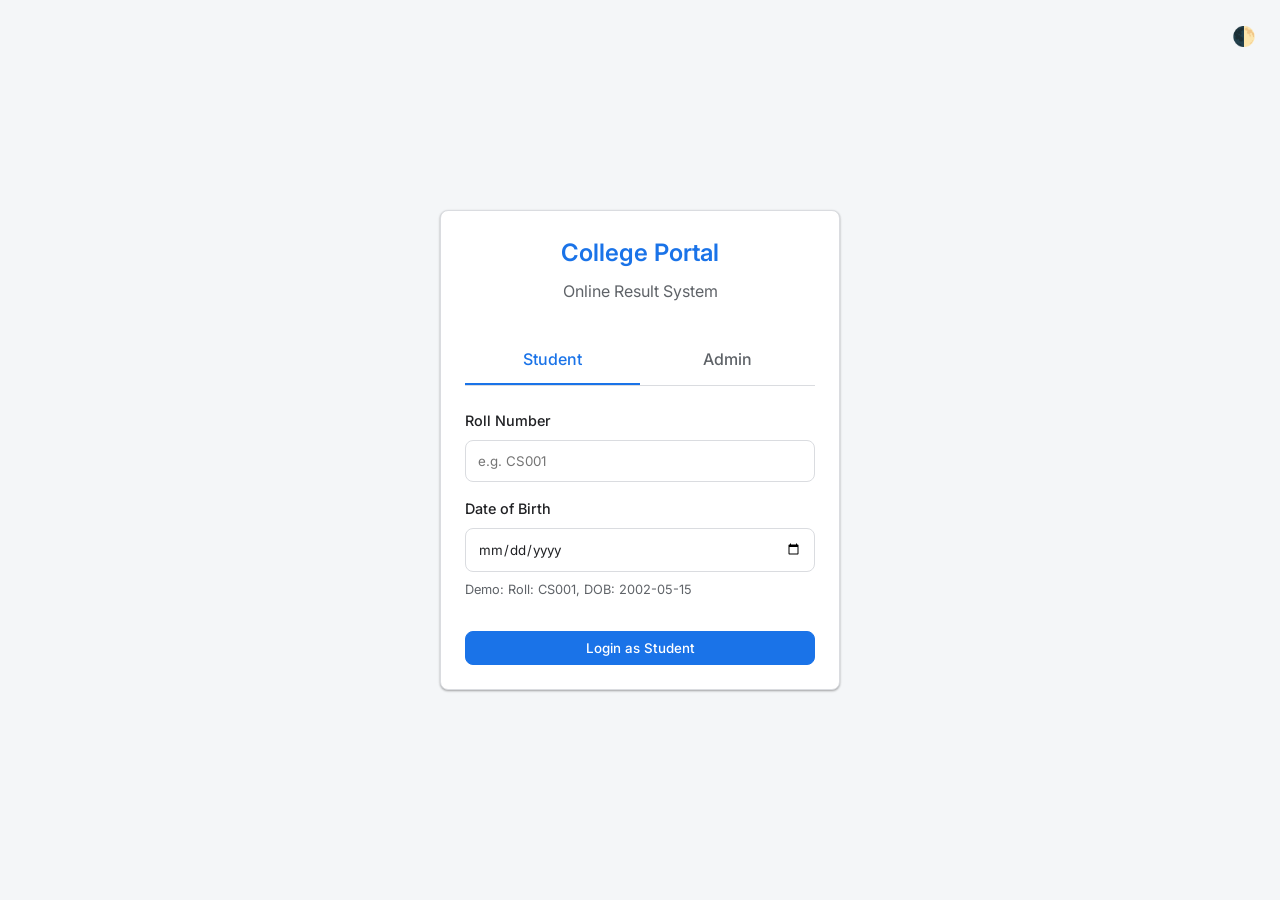
<file: index.html>
<!DOCTYPE html>
<html lang="en">
<head>
    <meta charset="UTF-8">
    <meta name="viewport" content="width=device-width, initial-scale=1.0">
    <title>Online Result System</title>
    <style>
        @import url('https://fonts.googleapis.com/css2?family=Inter:wght@300;400;500;600;700&display=swap');

        :root {
            --primary: #1a73e8;
            --primary-hover: #1557b0;
            --bg: #f4f6f8;
            --surface: #ffffff;
            --text-main: #202124;
            --text-muted: #5f6368;
            --border: #dadce0;
            --success-bg: #e6f4ea;
            --success-text: #1e8e3e;
            --error-bg: #fce8e6;
            --error-text: #d93025;
            --shadow-sm: 0 1px 3px rgba(0,0,0,0.12), 0 1px 2px rgba(0,0,0,0.24);
            --shadow-md: 0 4px 6px rgba(0,0,0,0.1);
            --radius: 8px;
            --font: 'Inter', sans-serif;
            --transition: all 0.3s ease;
            --sidebar-width: 250px;
        }

        [data-theme="dark"] {
            --bg: #121212;
            --surface: #1e1e1e;
            --text-main: #e8eaed;
            --text-muted: #9aa0a6;
            --border: #3c4043;
            --success-bg: rgba(30, 142, 62, 0.2);
            --success-text: #81c995;
            --error-bg: rgba(217, 48, 37, 0.2);
            --error-text: #f28b82;
            --shadow-sm: 0 1px 3px rgba(0,0,0,0.5);
            --shadow-md: 0 4px 6px rgba(0,0,0,0.5);
        }

        * { margin: 0; padding: 0; box-sizing: border-box; }
        body { font-family: var(--font); background-color: var(--bg); color: var(--text-main); line-height: 1.5; transition: background-color 0.3s, color 0.3s; }
        button { cursor: pointer; font-family: var(--font); outline: none; border: none; }
        input, select { font-family: var(--font); outline: none; }

        /* Typography */
        h1, h2, h3, h4 { color: var(--text-main); margin-bottom: 0.5rem; font-weight: 600; }
        p { margin-bottom: 1rem; color: var(--text-muted); }

        /* Utilities */
        .hidden { display: none !important; }
        .text-center { text-align: center; }
        .flex { display: flex; }
        .items-center { align-items: center; }
        .justify-between { justify-content: space-between; }
        .justify-center { justify-content: center; }
        .grid { display: grid; }
        .gap-1 { gap: 0.5rem; }
        .gap-2 { gap: 1rem; }
        .gap-4 { gap: 2rem; }

        /* Buttons */
        .btn { padding: 0.5rem 1rem; border-radius: var(--radius); font-weight: 500; transition: var(--transition); display: inline-flex; align-items: center; justify-content: center; background: var(--surface); color: var(--text-main); border: 1px solid var(--border); }
        .btn:hover { background: var(--bg); }
        .btn-primary { background: var(--primary); color: white; border-color: var(--primary); }
        .btn-primary:hover { background: var(--primary-hover); color: white; }
        .btn-icon { background: transparent; border: none; font-size: 1.2rem; display: flex; align-items: center; justify-content: center; border-radius: 50%; width: 40px; height: 40px; }
        .btn-icon:hover { background: rgba(128, 128, 128, 0.1); }

        /* Inputs & Forms */
        .form-group { margin-bottom: 1rem; }
        .form-group label { display: block; margin-bottom: 0.5rem; font-weight: 500; font-size: 0.9rem; }
        .form-control { width: 100%; padding: 0.75rem; border: 1px solid var(--border); border-radius: var(--radius); background: var(--surface); color: var(--text-main); transition: var(--transition); }
        .form-control:focus { border-color: var(--primary); box-shadow: 0 0 0 3px rgba(26, 115, 232, 0.2); }

        /* Cards */
        .card { background: var(--surface); border-radius: var(--radius); padding: 1.5rem; box-shadow: var(--shadow-sm); border: 1px solid var(--border); }
        
        /* Tables */
        .table-responsive { overflow-x: auto; width: 100%; }
        table { width: 100%; border-collapse: collapse; margin-top: 1rem; }
        th, td { padding: 0.75rem 1rem; text-align: left; border-bottom: 1px solid var(--border); }
        th { font-weight: 600; color: var(--text-muted); background: var(--bg); font-size: 0.85rem; text-transform: uppercase; letter-spacing: 0.5px; }
        tr:hover { background: rgba(128, 128, 128, 0.05); }

        /* Badges */
        .badge { padding: 0.25rem 0.5rem; border-radius: 4px; font-size: 0.75rem; font-weight: 600; display: inline-block; }
        .badge-success { background: var(--success-bg); color: var(--success-text); }
        .badge-error { background: var(--error-bg); color: var(--error-text); }
        .badge-primary { background: rgba(26, 115, 232, 0.1); color: var(--primary); }

        /* --- Views --- */
        
        /* Login Page */
        #login-view { min-height: 100vh; display: flex; align-items: center; justify-content: center; padding: 1rem; position: relative; }
        .login-card { max-width: 400px; width: 100%; }
        .login-tabs { display: flex; border-bottom: 1px solid var(--border); margin-bottom: 1.5rem; }
        .login-tab { flex: 1; text-align: center; padding: 0.75rem; cursor: pointer; font-weight: 500; color: var(--text-muted); transition: var(--transition); border-bottom: 2px solid transparent; }
        .login-tab.active { color: var(--primary); border-bottom-color: var(--primary); }

        /* Dark Mode Toggle Float */
        .theme-toggle-float { position: absolute; top: 1rem; right: 1rem; }

        /* Dashboard Layout */
        .dashboard-layout { display: flex; min-height: 100vh; }
        .sidebar { width: var(--sidebar-width); background: var(--surface); border-right: 1px solid var(--border); display: flex; flex-direction: column; transition: transform 0.3s ease; z-index: 40; }
        .sidebar-header { padding: 1.5rem; border-bottom: 1px solid var(--border); font-weight: 700; font-size: 1.2rem; color: var(--primary); display: flex; align-items: center; gap: 0.75rem; }
        .sidebar-nav { flex: 1; padding: 1rem 0; }
        .nav-item { padding: 0.75rem 1.5rem; display: flex; align-items: center; gap: 0.75rem; color: var(--text-main); text-decoration: none; font-weight: 500; cursor: pointer; transition: var(--transition); border-left: 3px solid transparent; }
        .nav-item:hover, .nav-item.active { background: rgba(26, 115, 232, 0.05); color: var(--primary); border-left-color: var(--primary); }
        .main-content { flex: 1; display: flex; flex-direction: column; overflow: hidden; }
        .topbar { background: var(--surface); border-bottom: 1px solid var(--border); padding: 1rem 1.5rem; display: flex; justify-content: space-between; align-items: center; z-index: 30; }
        .content-area { padding: 1.5rem; flex: 1; overflow-y: auto; }
        
        /* Hamburger menu */
        .menu-toggle { display: none; }
        @media (max-width: 768px) {
            .sidebar { position: fixed; height: 100vh; transform: translateX(-100%); }
            .sidebar.open { transform: translateX(0); }
            .menu-toggle { display: block; }
        }

        /* Overview Grid */
        .stat-grid { display: grid; grid-template-columns: repeat(auto-fit, minmax(200px, 1fr)); gap: 1.5rem; margin-bottom: 2rem; }
        .stat-card { border-left: 4px solid var(--primary); }
        .stat-value { font-size: 2rem; font-weight: 700; color: var(--text-main); line-height: 1; margin-top: 0.5rem; }

        /* Loader */
        #loader { position: fixed; inset: 0; background: rgba(0, 0, 0, 0.5); backdrop-filter: blur(2px); display: flex; align-items: center; justify-content: center; z-index: 9999; }
        .spinner { width: 50px; height: 50px; border: 4px solid rgba(255, 255, 255, 0.3); border-radius: 50%; border-top-color: var(--primary); animation: spin 1s ease-in-out infinite; }
        @keyframes spin { to { transform: rotate(360deg); } }

        /* Toast */
        #toast-container { position: fixed; bottom: 20px; right: 20px; z-index: 9999; display: flex; flex-direction: column; gap: 10px; }
        .toast { padding: 1rem 1.5rem; border-radius: var(--radius); color: white; box-shadow: var(--shadow-md); font-weight: 500; animation: slideIn 0.3s forwards; opacity: 0; transform: translateX(100%); display: flex; align-items: center; gap: 0.5rem; }
        .toast.success { background-color: var(--success-text); }
        .toast.error { background-color: var(--error-text); }
        @keyframes slideIn { to { opacity: 1; transform: translateX(0); } }
        @keyframes fadeOut { to { opacity: 0; } }

        /* Print Layout */
        @media print {
            body { background: white; color: black; }
            .no-print { display: none !important; }
            .print-only { display: block !important; }
            .card { box-shadow: none; border: none; padding: 0; }
            table { border: 1px solid #000; }
            th, td { border: 1px solid #000; color: #000 !important; }
            .badge { border: 1px solid #000; color: #000 !important; background: transparent !important; }
            @page { margin: 2cm; }
        }
        .print-only { display: none; }
        
        .print-header { text-align: center; border-bottom: 2px solid #000; padding-bottom: 1rem; margin-bottom: 2rem; }
        .print-header h1 { color: #000; font-size: 24px; text-transform: uppercase; }
        .student-details-grid { display: grid; grid-template-columns: 1fr 1fr; gap: 1rem; margin-bottom: 2rem; border: 1px solid #000; padding: 1.5rem; }
        .student-details-grid div { font-size: 14px; }
        .student-details-grid b { width: 120px; display: inline-block; }
        
        /* Add Result Grid */
        .marks-grid { display: grid; grid-template-columns: 100px 100px; gap: 10px; }
    </style>
</head>
<body>

    <div id="loader" class="hidden">
        <div class="spinner"></div>
    </div>

    <!-- Custom Confirmation Modal -->
    <div id="confirm-modal" class="hidden" style="position: fixed; inset: 0; background: rgba(0,0,0,0.5); backdrop-filter: blur(2px); display: flex; align-items: center; justify-content: center; z-index: 9999;">
        <div class="card" style="max-width: 400px; width: 90%; text-align: center; background: var(--card-bg); padding: 2rem; border-radius: var(--radius);">
            <div style="font-size: 3rem; margin-bottom: 1rem;">⚠️</div>
            <h3 style="margin-bottom: 1rem;">Confirm Removal</h3>
            <p id="confirm-modal-text" style="margin-bottom: 2rem; color: var(--text-muted);"></p>
            <div class="flex gap-1 justify-center">
                <button id="confirm-modal-cancel" class="btn" style="background: var(--bg);">Cancel</button>
                <button id="confirm-modal-ok" class="btn" style="background: var(--error-text); color: white;">Yes, Remove</button>
            </div>
        </div>
    </div>

    <!-- Toast Container -->
    <div id="toast-container"></div>

    <!-- VIEW: LOGIN -->
    <section id="login-view">
        <button class="btn-icon theme-toggle-float theme-toggle" title="Toggle Theme" aria-label="Toggle Theme">🌓</button>
        
        <div class="card login-card">
            <div class="text-center" style="margin-bottom: 2rem;">
                <h2 style="color: var(--primary);">College Portal</h2>
                <p>Online Result System</p>
            </div>

            <div class="login-tabs">
                <div class="login-tab active" data-target="student-login">Student</div>
                <div class="login-tab" data-target="admin-login">Admin</div>
            </div>

            <!-- Student Login Form -->
            <form id="student-login" class="login-form">
                <div class="form-group">
                    <label>Roll Number</label>
                    <input type="text" class="form-control" id="login-roll" placeholder="e.g. CS001" required>
                </div>
                <div class="form-group">
                    <label>Date of Birth</label>
                    <input type="date" class="form-control" id="login-dob" required>
                </div>
                <!-- Demo help text -->
                <p style="font-size: 0.8rem; margin-top:-0.5rem">Demo: Roll: CS001, DOB: 2002-05-15</p>
                <button type="submit" class="btn btn-primary" style="width: 100%; justify-content: center; margin-top: 1rem;">Login as Student</button>
            </form>

            <!-- Admin Login Form -->
            <form id="admin-login" class="login-form hidden">
                <div class="form-group">
                    <label>Username</label>
                    <input type="text" class="form-control" id="login-admin-user" placeholder="Enter username" required>
                </div>
                <div class="form-group">
                    <label>Password</label>
                    <input type="password" class="form-control" id="login-admin-pass" placeholder="Enter password" required>
                </div>
                <!-- Demo help text -->
                <p style="font-size: 0.8rem; margin-top:-0.5rem">Demo: admin / admin123</p>
                <button type="submit" class="btn btn-primary" style="width: 100%; justify-content: center; margin-top: 1rem;">Login as Admin</button>
            </form>
        </div>
    </section>

    <!-- VIEW: STUDENT DASHBOARD -->
    <section id="student-view" class="hidden dashboard-layout">
        <div class="main-content">
            <div class="topbar">
                <div class="flex items-center gap-2">
                    <h2 style="margin:0; color: var(--primary);">Student Portal</h2>
                </div>
                <div class="flex items-center gap-2">
                    <button class="btn-icon theme-toggle" title="Toggle Theme">🌓</button>
                    <button class="btn logout-btn">Logout</button>
                </div>
            </div>
            <div class="content-area">
                <div class="flex justify-between items-center" style="margin-bottom: 1.5rem;">
                    <h3>My Dashboard</h3>
                    <div class="flex gap-1">
                        <button class="btn" style="background: linear-gradient(45deg, #1a73e8, #9b51e0); color: white; border: none;" onclick="fetchStudentAIInsights()">AI Analysis</button>
                        <button class="btn btn-primary" onclick="printResult()">Print Result</button>
                    </div>
                </div>

                <div id="student-ai-container" class="card hidden" style="margin-bottom: 2rem; border: 2px solid #9b51e0; background: linear-gradient(to right, rgba(155, 81, 224, 0.05), transparent);">
                    <h4 style="color: #9b51e0; margin-bottom: 1rem; display: flex; align-items: center; gap: 0.5rem;">AI Performance Analysis</h4>
                    <div id="student-ai-content" style="white-space: pre-wrap; font-size: 0.95rem; line-height: 1.6;"></div>
                </div>

                <div class="grid gap-2" style="grid-template-columns: repeat(auto-fit, minmax(300px, 1fr)); margin-bottom: 2rem;">
                    <!-- Profile Card -->
                    <div class="card">
                        <h4 style="border-bottom: 1px solid var(--border); padding-bottom: 0.5rem; margin-bottom: 1rem;">Profile Information</h4>
                        <div class="grid gap-1" style="grid-template-columns: 120px 1fr; font-size: 0.95rem;">
                            <b style="color:var(--text-muted)">Name:</b> <span id="s-name"></span>
                            <b style="color:var(--text-muted)">Roll No:</b> <span id="s-roll"></span>
                            <b style="color:var(--text-muted)">Department:</b> <span id="s-dept"></span>
                            <b style="color:var(--text-muted)">Semester:</b> <span id="s-sem"></span>
                            <b style="color:var(--text-muted)">Year:</b> <span id="s-year"></span>
                        </div>
                    </div>

                    <!-- Summary Card -->
                    <div class="card">
                        <h4 style="border-bottom: 1px solid var(--border); padding-bottom: 0.5rem; margin-bottom: 1rem;">Result Summary</h4>
                        <div class="grid gap-1" style="grid-template-columns: 120px 1fr; font-size: 0.95rem;" id="s-summary">
                            <!-- populated by js -->
                        </div>
                    </div>
                </div>

                <div class="card">
                    <h4>Semester Marksheet</h4>
                    <div class="table-responsive">
                        <table>
                            <thead>
                                <tr>
                                    <th>Subject Code</th>
                                    <th>Subject Name</th>
                                    <th>Internal (20)</th>
                                    <th>External (80)</th>
                                    <th>Total (100)</th>
                                    <th>Grade</th>
                                    <th>Status</th>
                                </tr>
                            </thead>
                            <tbody id="s-marks-table">
                                <!-- populated by js -->
                            </tbody>
                        </table>
                    </div>
                    <div id="s-no-result" class="hidden text-center" style="padding: 2rem; color: var(--text-muted);">
                        Results have not been published yet.
                    </div>
                </div>
            </div>
        </div>
    </section>

    <!-- VIEW: ADMIN DASHBOARD -->
    <section id="admin-view" class="hidden dashboard-layout">
        <!-- Sidebar -->
        <aside class="sidebar" id="admin-sidebar">
            <div class="sidebar-header">
                <div>College Admin</div>
            </div>
            <nav class="sidebar-nav">
                <div class="nav-item active" data-panel="admin-panel-dashboard">Dashboard</div>
                <div class="nav-item" data-panel="admin-panel-students">Students</div>
                <div class="nav-item" data-panel="admin-panel-add">Add Result</div>
                <div class="nav-item" data-panel="admin-panel-results">View Results</div>
            </nav>
            <div style="padding: 1rem; border-top: 1px solid var(--border);">
                <button class="btn btn-primary logout-btn" style="width: 100%; justify-content: center;">Logout</button>
            </div>
        </aside>

        <!-- Main Content -->
        <main class="main-content">
            <header class="topbar">
                <div class="flex items-center gap-2">
                    <button class="btn-icon menu-toggle" id="mobile-menu-toggle">☰</button>
                    <h3 style="margin:0">Admin Portal</h3>
                </div>
                <div class="flex items-center gap-2">
                    <button class="btn-icon theme-toggle" title="Toggle Theme">🌓</button>
                </div>
            </header>

            <div class="content-area">
                <!-- Panel: Dashboard -->
                <div id="admin-panel-dashboard" class="admin-panel">
                    <div class="flex justify-between items-center" style="margin-bottom: 1.5rem;">
                        <h2 style="margin: 0;">Overview</h2>
                    </div>

                    <div class="card" style="margin-bottom: 2rem; border: 2px solid #9b51e0; background: linear-gradient(to right, rgba(155, 81, 224, 0.05), transparent);">
                        <h4 style="color: #9b51e0; margin-bottom: 1rem; display: flex; align-items: center; gap: 0.5rem;">Ask AI about Student Results</h4>
                        <div class="flex gap-1" style="margin-bottom: 1rem;">
                            <input type="text" id="admin-ai-query" class="form-control" placeholder="E.g., Who has the highest CGPA? or Which students failed Computer Networks?" style="flex: 1;">
                            <button class="btn" style="background: linear-gradient(45deg, #1a73e8, #9b51e0); color: white; border: none; padding: 0.5rem 1.5rem;" onclick="askAdminAIQuery()">Ask AI</button>
                        </div>
                        <div id="admin-ai-container" class="hidden" style="margin-top: 1rem; padding-top: 1rem; border-top: 1px dashed rgba(155, 81, 224, 0.3);">
                            <div id="admin-ai-content" style="white-space: pre-wrap; font-size: 0.95rem; line-height: 1.6;"></div>
                        </div>
                    </div>
                    <div class="stat-grid">
                        <div class="card stat-card">
                            <p style="margin:0; font-size:0.9rem; text-transform: uppercase;">Total Students</p>
                            <div class="stat-value" id="stat-students">0</div>
                        </div>
                        <div class="card stat-card" style="border-color: #34a853;">
                            <p style="margin:0; font-size:0.9rem; text-transform: uppercase;">Results Published</p>
                            <div class="stat-value" id="stat-results">0</div>
                        </div>
                        <div class="card stat-card" style="border-color: #fbbc04;">
                            <p style="margin:0; font-size:0.9rem; text-transform: uppercase;">Overall Pass Percentage</p>
                            <div class="stat-value" id="stat-pass">0%</div>
                        </div>
                        <div class="card stat-card" style="border-color: #ea4335;">
                            <p style="margin:0; font-size:0.9rem; text-transform: uppercase;">Overall Average CGPA</p>
                            <div class="stat-value" id="stat-cgpa">0.00</div>
                        </div>
                    </div>

                    <h3 style="margin: 2rem 0 1rem;">Department-wise Performance</h3>
                    <div class="card">
                        <div class="table-responsive">
                            <table>
                                <thead>
                                    <tr>
                                        <th>Department</th>
                                        <th>Total Students</th>
                                        <th>Results Published</th>
                                        <th>Pass Percentage</th>
                                        <th>Average CGPA</th>
                                    </tr>
                                </thead>
                                <tbody id="dept-stats-table">
                                    <!-- JS populated -->
                                </tbody>
                            </table>
                        </div>
                    </div>
                </div>

                <!-- Panel: Students -->
                <div id="admin-panel-students" class="admin-panel hidden">
                    <h2 style="margin-bottom: 1.5rem;">Student Directory</h2>
                    <div class="card">
                        <div class="flex justify-between items-center" style="margin-bottom: 1rem;">
                            <div class="flex items-center" style="gap: 1rem; width: 100%;">
                                <input type="text" id="search-student" class="form-control" placeholder="Search by name..." style="max-width: 300px;">
                                <select id="filter-year" class="form-control" style="max-width: 150px;">
                                    <option value="">All Years</option>
                                    <option value="1">1st Year</option>
                                    <option value="2">2nd Year</option>
                                    <option value="3">3rd Year</option>
                                    <option value="4">4th Year</option>
                                </select>
                            </div>
                            <button class="btn btn-primary" onclick="toggleAddStudentForm()" style="white-space: nowrap;">+ Add Student</button>
                        </div>
                        <div id="add-student-container" class="hidden" style="margin-bottom: 1.5rem; padding: 1.5rem; border: 1px solid var(--border); border-radius: 8px; background: rgba(128,128,128,0.05);">
                            <h4 style="margin-bottom: 1rem;">Register New Student</h4>
                            <form id="add-student-form">
                                <div class="grid gap-2" style="grid-template-columns: repeat(auto-fit, minmax(200px, 1fr)); margin-bottom: 1rem;">
                                    <div class="form-group">
                                        <label>Roll Number</label>
                                        <input type="text" id="add-stu-roll" class="form-control" required placeholder="e.g. 241501231">
                                    </div>
                                    <div class="form-group">
                                        <label>Name</label>
                                        <input type="text" id="add-stu-name" class="form-control" required placeholder="Student Name">
                                    </div>
                                    <div class="form-group">
                                        <label>Date of Birth</label>
                                        <input type="date" id="add-stu-dob" class="form-control" required>
                                    </div>
                                    <div class="form-group">
                                        <label>Department</label>
                                        <select id="add-stu-dept" class="form-control" required>
                                            <option value="AIML(Artificial Intelligence And Machine Learning)">Artificial Intelligence And Machine Learning (AIML)</option>
                                            <option value="CSE(Computer Science and Engineering)">Computer Science and Engineering (CSE)</option>
                                            <option value="IT(Information Technology)">Information Technology (IT)</option>
                                            <option value="ECE(Electronics and Communication Engineering)">Electronics and Communication Engineering (ECE)</option>
                                            <option value="EEE(Electrical and Electronics Engineering)">Electrical and Electronics Engineering (EEE)</option>
                                            <option value="MECH(Mechanical Engineering)">Mechanical Engineering (MECH)</option>
                                            <option value="CIVIL(Civil Engineering)">Civil Engineering (CIVIL)</option>
                                            <option value="AERO(Aeronautical Engineering)">Aeronautical Engineering (AERO)</option>
                                            <option value="AUTO(Automobile Engineering)">Automobile Engineering (AUTO)</option>
                                            <option value="BME(Biomedical Engineering)">Biomedical Engineering (BME)</option>
                                            <option value="CHEM(Chemical Engineering)">Chemical Engineering (CHEM)</option>
                                            <option value="AIDS(Artificial Intelligence and Data Science)">Artificial Intelligence and Data Science (AIDS)</option>
                                        </select>
                                    </div>
                                    <div class="form-group">
                                        <label>Semester</label>
                                        <input type="number" id="add-stu-sem" class="form-control" value="4" required>
                                    </div>
                                    <div class="form-group">
                                        <label>Year</label>
                                        <input type="number" id="add-stu-year" class="form-control" value="2" required placeholder="e.g. 1, 2, 3, 4">
                                    </div>
                                </div>
                                <div class="flex" style="gap: 1rem;">
                                    <button type="submit" class="btn btn-primary">Save Student</button>
                                    <button type="button" class="btn" style="background: var(--bg);" onclick="toggleAddStudentForm()">Cancel</button>
                                </div>
                            </form>
                        </div>
                        <div class="table-responsive">
                            <table>
                                <thead>
                                    <tr>
                                        <th>Roll Number</th>
                                        <th>Name</th>
                                        <th>Department</th>
                                        <th>Sem</th>
                                        <th>DOB</th>
                                        <th style="width: 80px; text-align: center;">Action</th>
                                    </tr>
                                </thead>
                                <tbody id="admin-students-table">
                                    <!-- JS populated -->
                                </tbody>
                            </table>
                        </div>
                    </div>
                </div>

                <!-- Panel: Add Result -->
                <div id="admin-panel-add" class="admin-panel hidden">
                    <h2 style="margin-bottom: 1.5rem;">Add / Update Result</h2>
                    <div class="card">
                        <form id="add-result-form">
                            <div class="grid gap-2" style="grid-template-columns: repeat(auto-fit, minmax(200px, 1fr)); margin-bottom: 1.5rem;">
                                <div class="form-group">
                                    <label>Select Department</label>
                                    <select id="ar-dept" class="form-control">
                                        <option value="">-- All Departments --</option>
                                    </select>
                                </div>
                                <div class="form-group">
                                    <label>Select Student</label>
                                    <select id="ar-student" class="form-control" required>
                                        <option value="">-- Select Student --</option>
                                    </select>
                                </div>
                                <div class="form-group">
                                    <label>Semester</label>
                                    <input type="number" id="ar-sem" class="form-control" readonly>
                                </div>
                            </div>

                            <h4 style="margin-bottom: 1rem; border-bottom: 1px solid var(--border); padding-bottom: 0.5rem;">Enter Subject Marks</h4>
                            
                            <div class="table-responsive">
                                <table>
                                    <thead>
                                        <tr>
                                            <th>Subject</th>
                                            <th style="width:120px">Internal (20)</th>
                                            <th style="width:120px">External (80)</th>
                                            <th style="width:100px">Total</th>
                                            <th style="width:80px">Grade</th>
                                        </tr>
                                    </thead>
                                    <tbody id="ar-marks-table">
                                        <!-- JS populated based on subjects -->
                                    </tbody>
                                </table>
                            </div>

                            <div class="flex" style="margin-top: 2rem;">
                                <button type="submit" class="btn btn-primary" style="padding: 0.75rem 2rem;">Save Result</button>
                            </div>
                        </form>
                    </div>
                </div>

                <!-- Panel: View Results -->
                <div id="admin-panel-results" class="admin-panel hidden">
                    <h2 style="margin-bottom: 1.5rem;">Published Results</h2>
                    <div class="card">
                        <div class="flex justify-between items-center" style="margin-bottom: 1.5rem;">
                            <div class="flex items-center gap-1">
                                <label style="font-weight: 500; font-size: 0.9rem;">Filter by Dept:</label>
                                <select id="filter-results-dept" class="form-control" style="max-width: 250px;" onchange="renderResultsTable()">
                                    <option value="">-- All Departments --</option>
                                    <option value="AIML(Artificial Intelligence And Machine Learning)">AIML</option>
                                    <option value="CSE(Computer Science and Engineering)">CSE</option>
                                    <option value="IT(Information Technology)">IT</option>
                                    <option value="ECE(Electronics and Communication Engineering)">ECE</option>
                                    <option value="EEE(Electrical and Electronics Engineering)">EEE</option>
                                    <option value="MECH(Mechanical Engineering)">MECH</option>
                                    <option value="CIVIL(Civil Engineering)">CIVIL</option>
                                </select>
                            </div>
                            <button class="btn" onclick="renderResultsTable()">🔄 Refresh</button>
                        </div>
                        <div class="table-responsive">
                            <table>
                                <thead>
                                    <tr>
                                        <th>Roll No</th>
                                        <th>Name</th>
                                        <th>Dept</th>
                                        <th>Semester</th>
                                        <th>CGPA</th>
                                        <th>Status</th>
                                        <th>Actions</th>
                                    </tr>
                                </thead>
                                <tbody id="admin-results-table">
                                    <!-- JS populated -->
                                </tbody>
                            </table>
                            <div id="admin-no-results" class="hidden text-center" style="padding: 2rem; color: var(--text-muted);">
                                No results published yet.
                            </div>
                        </div>
                    </div>
                </div>
            </div>
        </main>
    </section>

    <!-- PRINT VIEW (Only visible when printing) -->
    <div id="print-view" class="print-only">
        <div class="print-header">
            <h1>Global Institute of Technology</h1>
            <p>Affiliated to State University | Accredited A+ Grade</p>
            <h3 style="margin-top:1rem; text-decoration: underline;">Semester Grade Report</h3>
        </div>

        <div class="student-details-grid">
            <div><b>Name:</b> <span id="p-name"></span></div>
            <div><b>Roll No:</b> <span id="p-roll"></span></div>
            <div><b>Course:</b> B.Tech</div>
            <div><b>Department:</b> <span id="p-dept"></span></div>
            <div><b>Semester:</b> <span id="p-sem"></span></div>
            <div><b>Academic Year:</b> <span id="p-year"></span></div>
        </div>

        <table>
            <thead>
                <tr>
                    <th>Subject Code</th>
                    <th>Subject Name</th>
                    <th>Internal Marks</th>
                    <th>External Marks</th>
                    <th>Total Marks</th>
                    <th>Grade</th>
                    <th>Result</th>
                </tr>
            </thead>
            <tbody id="p-marks-table"></tbody>
        </table>

        <div style="margin-top: 2rem; border: 1px solid #000; padding: 1rem; display: flex; justify-content: space-between;">
            <div><b>Total SGPA:</b> <span id="p-cgpa"></span></div>
            <div><b>Final Result:</b> <span id="p-status"></span></div>
        </div>

        <div style="margin-top: 3rem; font-size: 12px;">
            <h4>Grade Legend:</h4>
            <p>O (90-100) Outstanding = 10 pt | A+ (80-89) Excellent = 9 pt | A (70-79) Very Good = 8 pt <br>
               B+ (60-69) Good = 7 pt | B (50-59) Average = 6 pt | C (40-49) Pass = 5 pt | U (<40) Fail = 0 pt</p>
        </div>
        
        <div style="margin-top: 4rem; display: flex; justify-content: space-between; font-weight: bold;">
            <div>___________________<br><br>Prepared By</div>
            <div>___________________<br><br>Controller of Examinations</div>
        </div>
    </div>


    <script>
        // API CONFIG
        const API_URL = 'http://localhost:5000/api';
        
        const coreSubjects = [
            { code: "CS601", name: "DBMS" },
            { code: "CS602", name: "Operating Systems" },
            { code: "CS603", name: "Computer Networks" },
            { code: "CS604", name: "Software Engineering" },
            { code: "CS605", name: "Web Technology" },
            { code: "CS606", name: "Machine Learning" }
        ];

        const aimlSubjects = {
            "1": [
                { code: "HS23111", name: "Technical Communication I" },
                { code: "MA23116", name: "Mathematical Foundations for AI" },
                { code: "GE23117", name: "Heritage of Tamils" },
                { code: "PH23132", name: "Physics for Information Science" },
                { code: "GE23131", name: "Programming using C" },
                { code: "EE23233", name: "Basic Electrical and Electronics Engineering" },
                { code: "GE23122", name: "Engineering Practices-Electrical and Electronics" },
                { code: "MC23111", name: "Indian Constitution and Freedom Movement" }
            ],
            "2": [
                { code: "MA23214", name: "Probability and Inferential Statistics" },
                { code: "GE23217", name: "Tamil and Technology" },
                { code: "GE23111", name: "Engineering Graphics" },
                { code: "IT23231", name: "Digital Principles and Computer Architecture" },
                { code: "AI23231", name: "Principles of Artificial Intelligence" },
                { code: "CS23231", name: "Data Structures" },
                { code: "HS23221", name: "Technical Communication II" },
                { code: "GE23121", name: "Engineering Practices-Civil and Mechanical" },
                { code: "CS23221", name: "Python Programming Lab" }
            ],
            "3": [
                { code: "MA23313", name: "Discrete Mathematics for AI" },
                { code: "AI23331", name: "Fundamentals of Machine Learning" },
                { code: "CS23331", name: "Design and Analysis of Algorithms" },
                { code: "CS23332", name: "Database Management Systems" },
                { code: "CS23333", name: "Object Oriented Programming using Java" },
                { code: "MC23112", name: "Environmental Science and Engineering" }
            ],
            "4": [
                { code: "OE-I", name: "Open Elective-I" },
                { code: "MA23434", name: "Optimization Techniques for AI" },
                { code: "AI23431", name: "Web Technology and Mobile Application" },
                { code: "CS23431", name: "Operating Systems" },
                { code: "CS23432", name: "Software Construction" },
                { code: "GE23421", name: "Soft Skills - I" },
                { code: "AI23421", name: "Internship" }
            ],
            "5": [
                { code: "PE-I", name: "Professional Elective-I" },
                { code: "OE-II", name: "Open Elective-II" },
                { code: "AI23512", name: "Data Engineering" },
                { code: "AI23531", name: "Deep Learning" },
                { code: "AD23632", name: "Framework for Data and Visual Analytics" },
                { code: "CS23532", name: "Computer Networks" },
                { code: "AI23521", name: "Build and Deploy Machine Learning Applications" },
                { code: "GE23521", name: "Soft Skills - II" }
            ],
            "6": [
                { code: "PE-II", name: "Professional Elective - II" },
                { code: "AI23611", name: "Secure Systems Engineering" },
                { code: "AI23631", name: "Predictive and Prescriptive Analytics" },
                { code: "AI23632", name: "Natural Language Processing" },
                { code: "CS23634", name: "Fundamentals of Generative AI and Prompt Engineering" },
                { code: "GE23627", name: "Design Thinking and Innovation" },
                { code: "GE23621", name: "Problem Solving Techniques" }
            ],
            "7": [
                { code: "PE-III", name: "Professional Elective - III" },
                { code: "PE-IV", name: "Professional Elective - IV" },
                { code: "AI23711", name: "Social and Ethical Issues in AI" },
                { code: "AI23712", name: "Reinforcement Learning" },
                { code: "IT23731", name: "Cloud and Big data Architecture" },
                { code: "AI23721", name: "Project Phase-I" }
            ],
            "8": [
                { code: "PE-V", name: "Professional Elective-V" },
                { code: "PE-VI", name: "Professional Elective-VI" },
                { code: "AI23821", name: "Project Phase-II" }
            ]
        };

        const cseSubjects = {
            "1": [
                { code: "HS23111", name: "Technical Communication I" },
                { code: "MA23111", name: "Linear Algebra and Calculus" },
                { code: "GE23117", name: "Heritage of Tamils" },
                { code: "GE23131", name: "Programming using C" },
                { code: "EE23133", name: "Basic Electrical and Electronics Engineering" },
                { code: "PH23132", name: "Physics for Information Science" },
                { code: "GE23121", name: "Engineering Practices-Civil and Mechanical" },
                { code: "MC23111", name: "Indian Constitution and Freedom Movement" }
            ],
            "2": [
                { code: "MA23213", name: "Discrete Mathematical Structures" },
                { code: "GE23217", name: "Tamils and Technology" },
                { code: "EC23232", name: "Digital Logic and Microprocessor" },
                { code: "GE23111", name: "Engineering Graphics" },
                { code: "CS23231", name: "Data Structures" },
                { code: "HS23221", name: "Technical Communication II" },
                { code: "GE23122", name: "Engineering Practices- Electrical and Electronics" },
                { code: "CS23221", name: "Python Programming Lab" },
                { code: "MC23112", name: "Environmental Science and Engineering" }
            ],
            "3": [
                { code: "MA23312", name: "Fourier Series and Number Theory" },
                { code: "CS23311", name: "Computer Architecture" },
                { code: "CS23331", name: "Design and Analysis of Algorithms" },
                { code: "CS23332", name: "Database Management Systems" },
                { code: "CS23333", name: "Object Oriented Programming Using Java" },
                { code: "CS23334", name: "Fundamentals of Data Science" }
            ],
            "4": [
                { code: "OE-I", name: "Open Elective - I" },
                { code: "PE-I", name: "Professional Elective-I" },
                { code: "MA23435", name: "Probability, Statistics and Simulation" },
                { code: "CS23431", name: "Operating Systems" },
                { code: "CS23432", name: "Software Construction" },
                { code: "GE23627", name: "Design Thinking and Innovation" },
                { code: "GE23421", name: "Soft Skills-I" },
                { code: "CS23421", name: "Internship (2 weeks)" }
            ],
            "5": [
                { code: "CS23511", name: "Theory of Computation" },
                { code: "CS23512", name: "Fundamentals of Mobile Computing" },
                { code: "PE-II", name: "Professional Elective-II" },
                { code: "CS23531", name: "Web Programming" },
                { code: "CS23532", name: "Computer Networks" },
                { code: "CS23533", name: "Foundations of Artificial Intelligence" },
                { code: "GE23521", name: "Soft Skills-II" }
            ],
            "6": [
                { code: "CS23631", name: "Compiler Design" },
                { code: "CS23632", name: "Cryptography and Network Security" },
                { code: "CS23633", name: "Cloud Computing" },
                { code: "CS23634", name: "Fundamentals of Generative AI and Prompt Engineering" },
                { code: "AI23331", name: "Fundamentals of Machine Learning" },
                { code: "CS23621", name: "Mobile Application Development Laboratory" },
                { code: "GE23621", name: "Problem Solving Techniques" }
            ],
            "7": [
                { code: "PE-III", name: "Professional Elective-III" },
                { code: "PE-IV", name: "Professional Elective-IV" },
                { code: "PE-V", name: "Professional Elective-V" },
                { code: "PE-VI", name: "Professional Elective-VI" },
                { code: "OE-II", name: "Open Elective - II" },
                { code: "CS23721", name: "Project Phase I" }
            ],
            "8": [
                { code: "PE-VII", name: "Professional Elective-VII" },
                { code: "CS23821", name: "Project Phase II" }
            ]
        };

        const eeeSubjects = {
            "1": [
                { code: "HS23111", name: "Technical Communication I" },
                { code: "MA23111", name: "Linear Algebra and Calculus" },
                { code: "CY23131", name: "Chemistry for Electronics Engineering" },
                { code: "GE23131", name: "Programming using C" },
                { code: "GE23111", name: "Engineering Graphics" },
                { code: "GE23122", name: "Engineering Practices - Electrical and Electronics" },
                { code: "MC23111", name: "Indian Constitution and Freedom Movement" },
                { code: "GE23117", name: "Heritage of Tamils" }
            ],
            "2": [
                { code: "HS23221", name: "Technical Communication II" },
                { code: "MA23212", name: "Differential Equation and Complex Variables" },
                { code: "PH23232", name: "Physics for Electronics Engineering" },
                { code: "CS23231", name: "Data Structures" },
                { code: "EE23212", name: "Electric Circuits" },
                { code: "EE23221", name: "Electric Circuits Laboratory" },
                { code: "GE23121", name: "Engineering Practices - Civil and Mechanical" },
                { code: "MC23112", name: "Environmental Science and Engineering" },
                { code: "GE23217", name: "Tamils and Technology" }
            ],
            "3": [
                { code: "MA23312", name: "Fourier Series and Number Theory" },
                { code: "EE23311", name: "Electromagnetic Theory" },
                { code: "EE23312", name: "Electrical Machines - I" },
                { code: "EE23313", name: "Measurements and Instrumentation" },
                { code: "EE23314", name: "Electronic Devices and Circuits" },
                { code: "EE23315", name: "Power Plant Engineering" },
                { code: "EE23321", name: "Electronic Devices and Circuits Laboratory" },
                { code: "CS23336", name: "Introduction to Python Programming" }
            ],
            "4": [
                { code: "EE23411", name: "Electrical Machines - II" },
                { code: "EE23412", name: "Transmission and Distribution" },
                { code: "EE23431", name: "Digital Logic Circuits" },
                { code: "EE23432", name: "Linear Integrated Circuits and Applications" },
                { code: "OE-I", name: "Open Elective - I" },
                { code: "EE23421", name: "Electrical Machines Laboratory" },
                { code: "GE23421", name: "Soft Skills-I" },
                { code: "CS23422", name: "Python Programming for Machine Learning" }
            ],
            "5": [
                { code: "EE23511", name: "Power System Analysis" },
                { code: "EE23512", name: "Power Electronics" },
                { code: "EE23513", name: "Control Systems" },
                { code: "PE-I", name: "Professional Elective I" },
                { code: "EE23531", name: "Microprocessors, Microcontrollers and Applications" },
                { code: "OE-II", name: "Open Elective - II" },
                { code: "EE23521", name: "Control and Instrumentation Laboratory" },
                { code: "GE23627", name: "Design Thinking and Innovation" },
                { code: "GE23521", name: "Soft Skills-II" }
            ],
            "6": [
                { code: "EE23611", name: "Protection and Switchgear" },
                { code: "EE23612", name: "Solid State Drives" },
                { code: "EE23613", name: "Electric Energy Utilization and Conservation" },
                { code: "EE23631", name: "Applications of IoT in Electrical Engineering" },
                { code: "PE-II", name: "Professional Elective II" },
                { code: "PE-III", name: "Professional Elective III" },
                { code: "EE23621", name: "Power Electronics and Drives Laboratory" },
                { code: "EE23622", name: "Applications of AI and ML in Electrical Engineering" },
                { code: "GE23621", name: "Problem Solving Techniques" }
            ],
            "7": [
                { code: "EE23711", name: "Smart Grid" },
                { code: "EE23712", name: "Power System Operation and Control" },
                { code: "EE23731", name: "Renewable Energy Systems" },
                { code: "PE-IV", name: "Professional Elective IV" },
                { code: "EE23721", name: "Power System Simulation Laboratory" },
                { code: "EE23722", name: "Project Work Phase I" },
                { code: "EE23723", name: "Internship" }
            ],
            "8": [
                { code: "PE-V", name: "Professional Elective V" },
                { code: "PE-VI", name: "Professional Elective VI" },
                { code: "EE23821", name: "Project Work Phase II" }
            ]
        };

        const eceSubjects = {
            "1": [
                { code: "HS23111", name: "Technical Communication I" },
                { code: "GE23117", name: "Heritage of Tamils" },
                { code: "MA23111", name: "Linear Algebra and Calculus" },
                { code: "EC23131", name: "Electron Devices" },
                { code: "CY23131", name: "Chemistry for Electronics Engineering" },
                { code: "GE23131", name: "Programming using C" },
                { code: "GE23122", name: "Engineering Practices-Electrical and Electronics" },
                { code: "MC23111", name: "Indian Constitution and Freedom Movement" }
            ],
            "2": [
                { code: "MA23212", name: "Differential Equations and Complex Variables" },
                { code: "GE23217", name: "Tamils and Technology" },
                { code: "GE23111", name: "Engineering Graphics" },
                { code: "EE23132", name: "Basic Electrical Engineering" },
                { code: "PH23232", name: "Physics for Electronics Engineering" },
                { code: "CS23231", name: "Data Structures" },
                { code: "GE23121", name: "Engineering Practices-Civil and Mechanical" },
                { code: "HS23221", name: "Technical Communication II" },
                { code: "MC23112", name: "Environmental Science and Engineering" }
            ],
            "3": [
                { code: "MA23312", name: "Fourier Series and Number Theory" },
                { code: "EC23311", name: "Analog Circuits-I" },
                { code: "EC23312", name: "Electromagnetic Fields" },
                { code: "EC23313", name: "Digital Principles and System Design" },
                { code: "EC23332", name: "Principles of Microprocessor and Microcontrollers" },
                { code: "CS23336", name: "Introduction to Python Programming" },
                { code: "EC23321", name: "Analog and Digital Circuits Laboratory" }
            ],
            "4": [
                { code: "EC23411", name: "Signals and Systems" },
                { code: "EC23412", name: "Transmission Lines and Waveguides" },
                { code: "EC23413", name: "Communication Theory" },
                { code: "EC23431", name: "Analog Circuits-II" },
                { code: "MA23436", name: "Probability and Random Processes" },
                { code: "GE23421", name: "Soft Skills-I" },
                { code: "CS23422", name: "Python Programming for Machine Learning" }
            ],
            "5": [
                { code: "EC23511", name: "Control System Engineering" },
                { code: "EC23512", name: "Modern Digital Communication" },
                { code: "OE-I", name: "Open Elective-I" },
                { code: "PE-I", name: "Professional Elective-I" },
                { code: "PE-II", name: "Professional Elective-II" },
                { code: "EC23531", name: "Digital Signal Processing" },
                { code: "EC23521", name: "Communication Systems Laboratory" },
                { code: "EC23522", name: "Internship" },
                { code: "GE23521", name: "Soft Skills-II" }
            ],
            "6": [
                { code: "EC23611", name: "Antenna Theory and Wave Propagation" },
                { code: "OE-II", name: "Open Elective-II" },
                { code: "EC23631", name: "VLSI and Chip Design" },
                { code: "EC23632", name: "Communication Networks" },
                { code: "EC23633", name: "Wireless Communication" },
                { code: "GE23621", name: "Problem Solving Techniques" },
                { code: "GE23627", name: "Design Thinking and Innovation" }
            ],
            "7": [
                { code: "PE-III", name: "Professional Elective-III" },
                { code: "PE-IV", name: "Professional Elective-IV" },
                { code: "EC23731", name: "Optical Communication and Networks" },
                { code: "EC23732", name: "RF and Microwave Engineering" },
                { code: "EC23733", name: "Embedded and Real Time Systems" },
                { code: "EC23721", name: "Artificial Intelligence and Machine Learning for Electronic Engineering" }
            ],
            "8": [
                { code: "PE-V", name: "Professional Elective-V" },
                { code: "PE-VI", name: "Professional Elective-VI" },
                { code: "EC23821", name: "Project work" }
            ]
        };

        const mechSubjects = {
            "1": [
                { code: "HS23111", name: "Technical Communication I" },
                { code: "MA23112", name: "Algebra and Calculus" },
                { code: "GE23111", name: "Engineering Graphics" },
                { code: "EC23111", name: "Basic Electronics Engineering" },
                { code: "GE23117", name: "Heritage of Tamils" },
                { code: "PH23131", name: "Physics of Materials" },
                { code: "GE23121", name: "Engineering Practices - Civil and Mechanical" },
                { code: "MC23112", name: "Environmental Science and Engineering" }
            ],
            "2": [
                { code: "HS23221", name: "Technical Communication II" },
                { code: "MA23212", name: "Differential Equations and Complex variables" },
                { code: "GE23211", name: "Engineering Mechanics" },
                { code: "GE23217", name: "Tamils and Technology" },
                { code: "CY23233", name: "Engineering Chemistry" },
                { code: "EE23132", name: "Basic Electrical Engineering" },
                { code: "GE23233", name: "Problem solving and Python Programming" },
                { code: "GE23122", name: "Engineering Practices - Electrical and Electronics" },
                { code: "MC23111", name: "Indian Constitution and Freedom Movement" }
            ],
            "3": [
                { code: "ME23311", name: "Engineering Thermodynamics" },
                { code: "ME23312", name: "Manufacturing Technology I" },
                { code: "ME23313", name: "Kinematics of Machinery" },
                { code: "MA23331", name: "Transforms and Statistics" },
                { code: "ME23331", name: "Strength of Materials" },
                { code: "ME23321", name: "Manufacturing Technology Laboratory I" },
                { code: "CS23422", name: "Python Programming for Machine learning" }
            ],
            "4": [
                { code: "ME23411", name: "Engineering Materials and Metallurgy" },
                { code: "ME23412", name: "Manufacturing Technology II" },
                { code: "ME23431", name: "Dynamics of Machines" },
                { code: "ME23432", name: "Fluid Mechanics and Machinery" },
                { code: "ME23433", name: "Thermal Engineering" },
                { code: "GE23421", name: "Soft Skills - I" },
                { code: "ME23421", name: "Machine Drawing Laboratory" },
                { code: "ME23422", name: "Manufacturing Technology Laboratory II" }
            ],
            "5": [
                { code: "GE23511", name: "Economics for Engineers" },
                { code: "ME23511", name: "Machine Design" },
                { code: "PE-I", name: "Professional Elective-I" },
                { code: "OE-I", name: "Open Elective - I" },
                { code: "ME23531", name: "Heat and Mass Transfer" },
                { code: "ME23532", name: "Metrology and Measurements" },
                { code: "GE23521", name: "Soft Skills - II" },
                { code: "ME23521", name: "Component Modeling Laboratory" },
                { code: "ME23522", name: "Internship" }
            ],
            "6": [
                { code: "ME23611", name: "Additive Manufacturing Technologies" },
                { code: "ME23612", name: "Design of Transmission systems" },
                { code: "ME23613", name: "Finite Element Analysis" },
                { code: "PE-II", name: "Professional Elective II" },
                { code: "OE-II", name: "Open Elective - II" },
                { code: "ME23631", name: "Robotics and CNC Programming" },
                { code: "GE23621", name: "Problem Solving Techniques" },
                { code: "ME23622", name: "Simulation and Analysis Laboratory" },
                { code: "GE23627", name: "Design Thinking and Innovation" }
            ],
            "7": [
                { code: "ME23711", name: "Process Planning and Cost Estimation" },
                { code: "ME23712", name: "Total Quality Management" },
                { code: "PE-III", name: "Professional Elective III" },
                { code: "PE-IV", name: "Professional Elective IV" },
                { code: "ME23731", name: "Artificial Intelligence for Mechanical Engineers" },
                { code: "ME23732", name: "Mechatronics" },
                { code: "ME23721", name: "Project Work Phase I" },
                { code: "ME23722", name: "Comprehension" }
            ],
            "8": [
                { code: "PE-V", name: "Professional Elective V" },
                { code: "ME23821", name: "Project Work Phase II" }
            ]
        };

        const civilSubjects = {
            "1": [
                { code: "GE23117", name: "Heritage of Tamils" },
                { code: "HS23111", name: "Technical Communication I" },
                { code: "MA23112", name: "Algebra and Calculus" },
                { code: "CE23111", name: "Building Materials" },
                { code: "CE23112", name: "Engineering Drawing for Civil Engineers" },
                { code: "PH23131", name: "Physics of Materials" },
                { code: "GE23121", name: "Engineering Practices - Civil and Mechanical" },
                { code: "MC23112", name: "Environmental Science and Engineering" }
            ],
            "2": [
                { code: "GE23217", name: "Tamils and Technology" },
                { code: "MA23212", name: "Differential Equations and Complex Variables" },
                { code: "GE23211", name: "Engineering Mechanics" },
                { code: "CY23233", name: "Engineering Chemistry" },
                { code: "EE23133", name: "Basic Electrical and Electronics Engineering" },
                { code: "GE23231", name: "Programming Using Python" },
                { code: "CE23221", name: "Computer Aided Building Drawing for Civil Engineers" },
                { code: "HS23221", name: "Technical Communication II" },
                { code: "GE23122", name: "Engineering Practices - Electrical and Electronics" },
                { code: "MC23111", name: "Indian Constitution and Freedom Movement" }
            ],
            "3": [
                { code: "CE23311", name: "Strength of Materials I" },
                { code: "CE23312", name: "Fluid Mechanics" },
                { code: "CE23313", name: "Construction Techniques, Equipment and Practice" },
                { code: "CE23331", name: "Surveying" },
                { code: "MA23331", name: "Transforms and Statistics" },
                { code: "CE23321", name: "Construction Materials Laboratory" },
                { code: "CS23422", name: "Python Programming for Machine Learning" }
            ],
            "4": [
                { code: "CE23411", name: "Strength of Materials II" },
                { code: "CE23412", name: "Hydraulics and Irrigation Structures" },
                { code: "CE23413", name: "Water Supply Engineering" },
                { code: "CE23414", name: "Highway and Railway Engineering" },
                { code: "CE23431", name: "Soil Mechanics" },
                { code: "OE-I", name: "Open Elective I" },
                { code: "CE23421", name: "Strength of Materials and Hydraulic Engineering Laboratory" },
                { code: "GE23421", name: "Soft Skills - I" }
            ],
            "5": [
                { code: "CE23511", name: "Design of Reinforced Concrete Elements" },
                { code: "CE23512", name: "Foundation Engineering" },
                { code: "CE23513", name: "Waste Water Engineering" },
                { code: "CE23531", name: "Structural Analysis" },
                { code: "PE-I", name: "Professional Elective I" },
                { code: "OE-II", name: "Open Elective - II" },
                { code: "CE23521", name: "Water and Waste Water Analysis Laboratory" },
                { code: "CE23522", name: "Survey Camp" },
                { code: "GE23521", name: "Soft Skills - II" }
            ],
            "6": [
                { code: "CE23611", name: "Design of Steel Structures" },
                { code: "CE23612", name: "Construction, Planning, Scheduling and Management" },
                { code: "CE23613", name: "Structural Dynamics and Earthquake Engineering" },
                { code: "PE-II", name: "Professional Elective II" },
                { code: "CE23631", name: "Structural Design and Drawing" },
                { code: "GE23621", name: "Problem Solving Techniques" },
                { code: "GE23627", name: "Design Thinking and Innovation" }
            ],
            "7": [
                { code: "CE23711", name: "Estimation, Costing and Valuation Engineering" },
                { code: "CE23712", name: "Hydrology" },
                { code: "PE-III", name: "Professional Elective III" },
                { code: "PE-IV", name: "Professional Elective IV" },
                { code: "CE23721", name: "Building Information Modelling" },
                { code: "CE23722", name: "Design Project" },
                { code: "CE23723", name: "Artificial Intelligence and Machine Learning for Civil Engineers" },
                { code: "CE23724", name: "Internship" }
            ],
            "8": [
                { code: "PE-V", name: "Professional Elective V" },
                { code: "PE-VI", name: "Professional Elective VI" },
                { code: "CE23821", name: "Project Work" }
            ]
        };

        const itSubjects = {
            "1": [
                { code: "HS23111", name: "Technical Communication I" },
                { code: "MA23111", name: "Linear Algebra and Calculus" },
                { code: "GE23117", name: "Heritage of Tamils" },
                { code: "GE23111", name: "Engineering Graphics" },
                { code: "EE23133", name: "Basic Electrical and Electronics Engineering" },
                { code: "GE23131", name: "Programming using C" },
                { code: "GE23122", name: "Engineering Practices-Electrical and Electronics" },
                { code: "MC23112", name: "Environmental Science and Engineering" }
            ],
            "2": [
                { code: "MA23213", name: "Discrete Mathematical Structures" },
                { code: "GE23217", name: "Tamils and Technology" },
                { code: "PH23132", name: "Physics for Information Science" },
                { code: "EC23331", name: "Microprocessors and Microcontroller" },
                { code: "CS23231", name: "Data Structures" },
                { code: "GE23121", name: "Engineering Practices-Civil and Mechanical" },
                { code: "CS23221", name: "Python Programming Lab" },
                { code: "HS23221", name: "Technical Communication II" },
                { code: "MC23111", name: "Indian Constitution and Freedom Movement" }
            ],
            "3": [
                { code: "MA23312", name: "Fourier Series and Number Theory" },
                { code: "EC23314", name: "Analog and Digital Communication" },
                { code: "CS23331", name: "Design and Analysis of Algorithms" },
                { code: "CS23332", name: "Database Management Systems" },
                { code: "CS23333", name: "Object Oriented Programming using Java" },
                { code: "IT23331", name: "Digital Logic and Computer Architecture" }
            ],
            "4": [
                { code: "GE23411", name: "Organizational Management for Engineers" },
                { code: "OE-I", name: "Open Elective - I" },
                { code: "MA23435", name: "Probability, Statistics and Simulation" },
                { code: "CS23431", name: "Operating Systems" },
                { code: "CS23432", name: "Software Construction" },
                { code: "IT23431", name: "MongoDB Essentials" },
                { code: "GE23421", name: "Soft Skills - I" },
                { code: "IT23421", name: "Internship" }
            ],
            "5": [
                { code: "PE-I", name: "Professional Elective - I" },
                { code: "IT23511", name: "Automata Theory and Compiler Design" },
                { code: "IT23531", name: "Computer Vision" },
                { code: "CS23531", name: "Web Programming" },
                { code: "AI23231", name: "Principles of Artificial Intelligence" },
                { code: "CS23532", name: "Computer Networks" },
                { code: "GE23521", name: "Soft Skills - II" }
            ],
            "6": [
                { code: "PE-II", name: "Professional Elective - II" },
                { code: "OE-II", name: "Open Elective - II" },
                { code: "CS23512", name: "Fundamentals of Mobile Computing" },
                { code: "CS23632", name: "Cryptography and Network Security" },
                { code: "AI23331", name: "Fundamentals of Machine Learning" },
                { code: "GE23627", name: "Design Thinking and Innovation" },
                { code: "CS23621", name: "Mobile Application Development Laboratory" },
                { code: "GE23621", name: "Problem Solving Techniques" }
            ],
            "7": [
                { code: "PE-III", name: "Professional Elective - III" },
                { code: "PE-IV", name: "Professional Elective - IV" },
                { code: "IT23731", name: "Cloud and Big Data Architecture" },
                { code: "IT23721", name: "Data Science using R" },
                { code: "IT23722", name: "Project Phase I" }
            ],
            "8": [
                { code: "PE-V", name: "Professional Elective - V" },
                { code: "PE-VI", name: "Professional Elective - VI" },
                { code: "IT23821", name: "Project Phase II" }
            ]
        };

        const aeroSubjects = {
            "1": [
                { code: "HS23111", name: "Technical Communication I" },
                { code: "MA23112", name: "Algebra and Calculus" },
                { code: "PH23131", name: "Physics of Materials" },
                { code: "GE23111", name: "Engineering Graphics" },
                { code: "GE23117", name: "Heritage of Tamils" },
                { code: "EE23133", name: "Basic Electrical and Electronics Engineering" },
                { code: "MC23112", name: "Environmental Science and Engineering" },
                { code: "GE23121", name: "Engineering Practices - Civil and Mechanical" }
            ],
            "2": [
                { code: "HS23221", name: "Technical Communication II" },
                { code: "MA23212", name: "Differential Equation and Complex variables" },
                { code: "CY23233", name: "Engineering Chemistry" },
                { code: "GE23211", name: "Engineering Mechanics" },
                { code: "AE23211", name: "Fundamentals of Aerospace Engineering" },
                { code: "GE23233", name: "Problem Solving and Python Programming" },
                { code: "GE23217", name: "Tamils and Technology" },
                { code: "MC23111", name: "Indian Constitution and Freedom Movement" },
                { code: "GE23122", name: "Engineering Practices - Electrical and Electronics" }
            ],
            "3": [
                { code: "MA23311", name: "Transforms and Applied Partial Differential Equations" },
                { code: "AE23331", name: "Solid Mechanics" },
                { code: "AE23332", name: "Fluid Mechanics and Fluid Machinery" },
                { code: "AE23333", name: "Aero Engineering Thermodynamics" },
                { code: "CS23422", name: "Python Programming for Machine Learning" },
                { code: "OE-I", name: "Open elective - I" },
                { code: "AE23321", name: "Computer Aided Modelling Laboratory" }
            ],
            "4": [
                { code: "MA23432", name: "Statistics and Numerical Methods" },
                { code: "AE23411", name: "Aircraft Structures - I" },
                { code: "AE23412", name: "Control Engineering" },
                { code: "AE23431", name: "Incompressible Aerodynamics" },
                { code: "AE23432", name: "Aircraft Materials and Processes" },
                { code: "AE23433", name: "Aircraft Systems and Instruments" },
                { code: "GE23421", name: "Soft Skills - I" }
            ],
            "5": [
                { code: "AE23511", name: "Aircraft Propulsion" },
                { code: "AE23512", name: "Compressible Aerodynamics" },
                { code: "AE23513", name: "Flight Dynamics" },
                { code: "AE23531", name: "Aircraft Structures - II" },
                { code: "PE-I", name: "Professional Elective - I" },
                { code: "OE-II", name: "Open Elective - II" },
                { code: "GE23521", name: "Soft Skills - II" },
                { code: "AE23521", name: "Computational Simulation Laboratory" },
                { code: "AE23522", name: "Internship" }
            ],
            "6": [
                { code: "AE23611", name: "Rocket and Missile Propulsion" },
                { code: "AE23631", name: "Flight Vehicle Design" },
                { code: "PE-II", name: "Professional Elective - II" },
                { code: "PE-III", name: "Professional Elective - III" },
                { code: "GE23627", name: "Design Thinking and Innovation" },
                { code: "AE23622", name: "Jet propulsion Laboratory" },
                { code: "AE23623", name: "Airframe Repair and Aero Engine Laboratory" },
                { code: "GE23621", name: "Problem Solving Techniques" }
            ],
            "7": [
                { code: "AE23731", name: "Avionics" },
                { code: "AE23711", name: "Composite Materials and Structures" },
                { code: "GE23311", name: "Fundamentals of Management for Engineers" },
                { code: "PE-IV", name: "Professional Elective - IV" },
                { code: "PE-V", name: "Professional Elective - V" },
                { code: "AE23721", name: "Project Work Phase I" },
                { code: "AE23722", name: "Artificial Intelligence and Machine Learning for Aeronautical Engineering" }
            ],
            "8": [
                { code: "PE-VI", name: "Professional Elective VI" },
                { code: "AE23821", name: "Project Work Phase II" }
            ]
        };

        const autoSubjects = {
            "1": [
                { code: "HS23111", name: "Technical Communication I" },
                { code: "MA23112", name: "Algebra and Calculus" },
                { code: "GE23111", name: "Engineering Graphics" },
                { code: "AT23111", name: "Production Technology - I" },
                { code: "GE23117", name: "Heritage of Tamils" },
                { code: "PH23131", name: "Physics of Materials" },
                { code: "GE23121", name: "Engineering Practices - Civil and Mechanical" },
                { code: "MC23112", name: "Environmental Science and Engineering" }
            ],
            "2": [
                { code: "MA23212", name: "Differential Equations and Complex Variables" },
                { code: "GE23211", name: "Engineering Mechanics" },
                { code: "GE23217", name: "Tamils and Technology" },
                { code: "CY23233", name: "Engineering Chemistry" },
                { code: "EE23133", name: "Basic Electrical and Electronics Engineering" },
                { code: "GE23231", name: "Programming Using Python" },
                { code: "HS23221", name: "Technical Communication II" },
                { code: "GE23122", name: "Engineering Practices - Electrical and Electronics" },
                { code: "MC23111", name: "Indian Constitution and Freedom Movement" }
            ],
            "3": [
                { code: "MA23331", name: "Transforms and Statistics" },
                { code: "AT23331", name: "Automotive Engines" },
                { code: "AT23332", name: "Applied Thermodynamics" },
                { code: "AT23333", name: "Strength of Materials for Automobile Engineers" },
                { code: "AT23334", name: "Production Technology - II" },
                { code: "AT23321", name: "Computer Aided Machine Drawing Laboratory" }
            ],
            "4": [
                { code: "AT23411", name: "Electric and Hybrid Vehicles - I" },
                { code: "AT23412", name: "Material Science and Metallurgy" },
                { code: "AT23431", name: "Automotive Drive Line and Chassis" },
                { code: "AT23432", name: "Fluid Mechanics and Machinery for Automobile Engineers" },
                { code: "AT23433", name: "Theory of Machines" },
                { code: "CS23422", name: "Python Programming for Machine Learning" },
                { code: "GE23421", name: "Soft Skills - I" }
            ],
            "5": [
                { code: "AT23511", name: "Design of Machine Elements" },
                { code: "GE23311", name: "Fundamentals of Management for Engineers" },
                { code: "PE-I", name: "Professional Elective - I" },
                { code: "OE-I", name: "Open Elective - I" },
                { code: "AT23531", name: "Automotive Electrical and Electronics" },
                { code: "AT23532", name: "Electric and Hybrid Vehicles - II" },
                { code: "AT23521", name: "Two and Three wheelers Laboratory" },
                { code: "AT23522", name: "Computer Aided Vehicle Design Data Characteristics Laboratory" },
                { code: "GE23521", name: "Soft Skills - II" }
            ],
            "6": [
                { code: "PE-II", name: "Professional Elective - II" },
                { code: "OE-II", name: "Open Elective - II" },
                { code: "AT23631", name: "Automotive System Design" },
                { code: "AT23632", name: "Vehicle Dynamics" },
                { code: "AT23633", name: "Automotive Fuels and Lubricants" },
                { code: "GE23621", name: "Problem Solving Techniques" },
                { code: "GE23627", name: "Design Thinking and Innovation" }
            ],
            "7": [
                { code: "AT23711", name: "Automotive Pollution and Control" },
                { code: "AT23712", name: "Intelligent Vehicle System" },
                { code: "AT23713", name: "Automotive Safety" },
                { code: "PE-III", name: "Professional Elective - III" },
                { code: "AT23721", name: "AI and ML for Automobile Engineers" },
                { code: "AT23722", name: "Vehicle Maintenance Laboratory" },
                { code: "AT23723", name: "Computer Aided Analysis laboratory" },
                { code: "AT23724", name: "Internship" }
            ],
            "8": [
                { code: "PE-IV", name: "Professional Elective IV" },
                { code: "PE-V", name: "Professional Elective V" },
                { code: "AT23821", name: "Project Work Phase II" }
            ]
        };

        const bmeSubjects = {
            "1": [
                { code: "HS23111", name: "Technical Communication I" },
                { code: "MA23111", name: "Linear Algebra and Calculus" },
                { code: "GE23111", name: "Engineering Graphics" },
                { code: "GE23117", name: "Heritage of Tamils" },
                { code: "MC23112", name: "Environmental Science and Engineering" },
                { code: "CY23131", name: "Chemistry For Electronics Engineering" },
                { code: "GE23121", name: "Engineering Practices - Civil and Mechanical" }
            ],
            "2": [
                { code: "MA23212", name: "Differential Equations and Complex Variables" },
                { code: "ME23211", name: "Engineering Mechanics for Biomedical Engineers" },
                { code: "GE23217", name: "Tamils Technology" },
                { code: "CS23232", name: "Fundamentals of Data Structures using C" },
                { code: "PH23231", name: "Physics for Bioscience" },
                { code: "BM23231", name: "Electric Circuits and Machines" },
                { code: "HS23221", name: "Technical Communication II" },
                { code: "GE23122", name: "Engineering Practices - Electrical and Electronics" }
            ],
            "3": [
                { code: "MA23312", name: "Fourier series and Number theory" },
                { code: "BM23311", name: "Human Anatomy and Physiology" },
                { code: "BM23312", name: "Biomedical Instrumentation" },
                { code: "BM23313", name: "Biochemical Science" },
                { code: "BM23331", name: "Electronic Devices and Circuits" },
                { code: "BM23332", name: "Sensors and Measurements" },
                { code: "BM23321", name: "Biochemistry and Physiology Laboratory" },
                { code: "BM23322", name: "Biomedical Instrumentation Laboratory" }
            ],
            "4": [
                { code: "BM23411", name: "Analog and Digital Integrated Circuits" },
                { code: "BM23412", name: "Communication Systems and Standards" },
                { code: "MC23111", name: "Indian Constitution and Freedom Movement" },
                { code: "OE 1", name: "Open Elective 1" },
                { code: "MA23436", name: "Probability and Random Processes" },
                { code: "BM23431", name: "Pathology and Microbiology" },
                { code: "CS23336", name: "Introduction to Python Programming" },
                { code: "BM23421", name: "Analog and Digital Integrated Circuits Laboratory" },
                { code: "BM23422", name: "PCB Design Laboratory" },
                { code: "GE23421", name: "Soft Skills-I" }
            ],
            "5": [
                { code: "BM23511", name: "Biocontrol systems" },
                { code: "BM23512", name: "Diagnostic and Therapeutic Equipment" },
                { code: "OE 2", name: "Open Elective 2" },
                { code: "PE 1", name: "Professional Elective 1" },
                { code: "BM23531", name: "Signals and Systems Analysis" },
                { code: "BM23532", name: "Microcontroller and Embedded System Design" },
                { code: "CS23422", name: "Python Programming for Machine learning" },
                { code: "BM23521", name: "Diagnostic and Therapeutic Equipment Laboratory" },
                { code: "GE23521", name: "Soft Skills - II" }
            ],
            "6": [
                { code: "BM23611", name: "Radiological Equipment" },
                { code: "BM23612", name: "Biomechanics" },
                { code: "PE 2", name: "Professional Elective 2" },
                { code: "PE 3", name: "Professional Elective 3" },
                { code: "BM23631", name: "Biosignal Processing" },
                { code: "BM23632", name: "Physiological Modeling Laboratory" },
                { code: "GE23627", name: "Design Thinking and Innovation" },
                { code: "BM23621", name: "Medical Industrial Training" },
                { code: "GE23621", name: "Problem solving techniques" }
            ],
            "7": [
                { code: "BM23711", name: "Comprehension In Biomedical Engineering" },
                { code: "PE 4", name: "Professional Elective 4" },
                { code: "PE 5", name: "Professional Elective 5" },
                { code: "PE 6", name: "Professional Elective 6" },
                { code: "BM23731", name: "Medical Image Processing" },
                { code: "BM23721", name: "Artificial Intelligence and Machine learning for Biomedical Engineering" },
                { code: "BM23722", name: "Project Phase-I" },
                { code: "BM23723", name: "Hospital Training" }
            ],
            "8": [
                { code: "BM23821", name: "Project Phase-II" }
            ]
        };

        const chemSubjects = {
            "1": [
                { code: "HS23111", name: "Technical Communication I" },
                { code: "MA23112", name: "Algebra and Calculus" },
                { code: "PH23111", name: "Physics for Chemical Engineering" },
                { code: "CY23132", name: "Chemistry for Technologists" },
                { code: "GE23111", name: "Engineering Graphics" },
                { code: "GE23121", name: "Engineering Practices-Civil and Mechanical" },
                { code: "MC23112", name: "Environmental Science and Engineering" },
                { code: "GE23117", name: "Heritage of Tamils" }
            ],
            "2": [
                { code: "HS23221", name: "Technical Communication II" },
                { code: "MA23212", name: "Differential Equations and Complex Variables" },
                { code: "CH23211", name: "Introduction to Chemical Engineering" },
                { code: "GE23233", name: "Problem Solving and Python Programming" },
                { code: "PH23233", name: "Material Science" },
                { code: "EE23133", name: "Basic Electrical and Electronics Engineering" },
                { code: "GE23122", name: "Engineering Practices - Electrical and Electronics" },
                { code: "MC23111", name: "Indian Constitution and Freedom Movement" },
                { code: "GE23217", name: "Tamils and Technology" }
            ],
            "3": [
                { code: "MA23311", name: "Transforms and Applied Partial differential equations" },
                { code: "CY23334", name: "Physical and Organic Chemistry" },
                { code: "CH23311", name: "Solid Mechanics" },
                { code: "CH23312", name: "Chemical Process Calculations" },
                { code: "CH23313", name: "Chemical Process Industries" },
                { code: "CH23331", name: "Fluid Mechanics for Chemical Engineers" }
            ],
            "4": [
                { code: "MA23431", name: "Probability, Statistics and Reliability" },
                { code: "CH23411", name: "Thermodynamics" },
                { code: "CH23412", name: "Heat Transfer" },
                { code: "CH23431", name: "Particle science and Technology" },
                { code: "OE-I", name: "Open Elective - I" },
                { code: "CS23422", name: "Python Programming for Machine Learning" },
                { code: "GE23421", name: "SOFT SKILLS - I" },
                { code: "CH23421", name: "Technical Analysis Lab" },
                { code: "CH23522", name: "Industrial Training" }
            ],
            "5": [
                { code: "CH23511", name: "Process Plant Utilities" },
                { code: "CH23512", name: "Chemical Engineering Thermodynamics" },
                { code: "CH23513", name: "Mass Transfer I" },
                { code: "CH23514", name: "Chemical Reaction Engineering - I" },
                { code: "PE-I", name: "Professional Elective I" },
                { code: "OE-II", name: "Open Elective - II" },
                { code: "GE23521", name: "SOFT SKILLS - II" },
                { code: "CH23521", name: "Heat Transfer Lab" },
                { code: "EC23527", name: "Microfluidics Laboratory" },
                { code: "CH23522", name: "Industrial Training" }
            ],
            "6": [
                { code: "CH23611", name: "Mass Transfer II" },
                { code: "CH23612", name: "Chemical Reaction Engineering - II" },
                { code: "CH23613", name: "Process Control and Instrumentation" },
                { code: "CH23614", name: "Process Equipment Design" },
                { code: "PE-II", name: "Professional Elective II" },
                { code: "GE23621", name: "Problem Solving Techniques" },
                { code: "CH23621", name: "Mass Transfer Lab" },
                { code: "GE23627", name: "Design thinking and Innovation" }
            ],
            "7": [
                { code: "CH23711", name: "Transport Phenomena" },
                { code: "CH23712", name: "Comprehension in Chemical Engineering" },
                { code: "CH23713", name: "Process Engineering Economics" },
                { code: "PE-III", name: "Professional Elective III" },
                { code: "PE-IV", name: "Professional Elective IV" },
                { code: "CH23721", name: "Chemical Reaction Engineering lab" },
                { code: "CH23722", name: "Process Control Lab" },
                { code: "CH23723", name: "Artificial Intelligence and Machine Learning for Chemical Engineers" },
                { code: "CH23724", name: "CHEMSKILL" }
            ],
            "8": [
                { code: "PE-V", name: "Professional Elective V" },
                { code: "CH23811", name: "Project Work" }
            ]
        };

        const aidsSubjects = {
            "1": [
                { code: "HS23111", name: "Technical Communication I" },
                { code: "MA23116", name: "Mathematical Foundations for AI" },
                { code: "GE23117", name: "Heritage of Tamils" },
                { code: "PH23132", name: "Physics for Information Science" },
                { code: "GE23131", name: "Programming using C" },
                { code: "EE23133", name: "Basic Electrical and Electronics Engineering" },
                { code: "GE23122", name: "Engineering Practices-Electrical and Electronics" },
                { code: "MC23111", name: "Indian Constitution and Freedom Movement" }
            ],
            "2": [
                { code: "MA23214", name: "Probability and Inferential Statistics" },
                { code: "GE23217", name: "Tamils and Technology" },
                { code: "GE23111", name: "Engineering Graphics" },
                { code: "IT23231", name: "Digital Principles and Computer Architecture" },
                { code: "AI23231", name: "Principles of Artificial Intelligence" },
                { code: "CS23231", name: "Data Structures" },
                { code: "HS23221", name: "Technical Communication II" },
                { code: "GE23121", name: "Engineering Practices-Civil and Mechanical" },
                { code: "CS23221", name: "Python Programming Lab" }
            ],
            "3": [
                { code: "MA23313", name: "Discrete Mathematics for AI" },
                { code: "AI23331", name: "Fundamentals of Machine Learning" },
                { code: "CS23331", name: "Design and Analysis of Algorithms" },
                { code: "CS23332", name: "Database Management Systems" },
                { code: "CS23333", name: "Object Oriented Programming Using JAVA" },
                { code: "MC23112", name: "Environmental Science and Engineering" }
            ],
            "4": [
                { code: "OE-I", name: "Open Elective-I" },
                { code: "MA23434", name: "Optimization Techniques for AI" },
                { code: "AI23431", name: "Web Technology and Mobile Application" },
                { code: "AD23431", name: "Statistical Analysis and Computing" },
                { code: "CS23431", name: "Operating Systems" },
                { code: "CS23432", name: "Software Construction" },
                { code: "GE23421", name: "Soft Skills I" },
                { code: "AD23421", name: "Internship" }
            ],
            "5": [
                { code: "PE-I", name: "Professional Elective-I" },
                { code: "PE-II", name: "Professional Elective - II" },
                { code: "AD23531", name: "Big Data Architecture" },
                { code: "AD23532", name: "Principles of Data Science" },
                { code: "AI23531", name: "Deep Learning" },
                { code: "CS23532", name: "Computer Networks" },
                { code: "GE23521", name: "Soft Skills II" }
            ],
            "6": [
                { code: "PE-III", name: "Professional Elective-III" },
                { code: "OE-II", name: "Open Elective-II" },
                { code: "AD23631", name: "Data Privacy and Security" },
                { code: "AD23632", name: "Framework for Data and Visual Analytics" },
                { code: "CS23634", name: "Fundamentals of Generative AI and Prompt Engineering" },
                { code: "GE23627", name: "Design Thinking and Innovation" },
                { code: "GE23621", name: "Problem Solving Techniques" }
            ],
            "7": [
                { code: "PE-IV", name: "Professional Elective - IV" },
                { code: "PE-V", name: "Professional Elective-V" },
                { code: "AI23712", name: "Reinforcement Learning" },
                { code: "CS23633", name: "Cloud Computing" },
                { code: "AD23722", name: "Project Phase I" }
            ],
            "8": [
                { code: "PE-VI", name: "Professional Elective- VI" },
                { code: "AD23821", name: "Project Phase II" }
            ]
        };

        function renderAddResultTable(subjects) {
            const amTable = document.getElementById('ar-marks-table');
            amTable.innerHTML = '';
            subjects.forEach(sub => {
                amTable.innerHTML += `
                    <tr data-sub="${sub.code}">
                        <td>
                            <input type="text" class="form-control m-name" value="${sub.name}" style="font-weight:bold; width:100%; border:none; background:transparent; padding:0.25rem;" title="Click to edit subject name">
                            <small style="color:var(--text-muted); padding-left:0.25rem;">(${sub.code})</small>
                        </td>
                        <td><input type="number" class="form-control m-int" min="0" max="20" required placeholder="0-20"></td>
                        <td><input type="number" class="form-control m-ext" min="0" max="80" required placeholder="0-80"></td>
                        <td class="m-total">-</td>
                        <td class="m-grade">-</td>
                    </tr>
                `;
            });

            // Auto calc grade listeners
            document.querySelectorAll('.m-int, .m-ext').forEach(input => {
                input.addEventListener('input', (e) => {
                    const tr = e.target.closest('tr');
                    const intM = parseInt(tr.querySelector('.m-int').value) || 0;
                    const extM = parseInt(tr.querySelector('.m-ext').value) || 0;
                    const total = intM + extM;
                    let grade = 'U', pass = false;
                    if (extM >= 32 && total >= 40) {
                        pass = true;
                        if (total >= 90) { grade = 'O'; }
                        else if (total >= 80) { grade = 'A+'; }
                        else if (total >= 70) { grade = 'A'; }
                        else if (total >= 60) { grade = 'B+'; }
                        else if (total >= 50) { grade = 'B'; }
                        else if (total >= 40) { grade = 'C'; }
                    }
                    tr.querySelector('.m-total').innerText = total;
                    tr.querySelector('.m-grade').innerHTML = `<span class="badge ${pass?'badge-primary':'badge-error'}">${grade}</span>`;
                });
            });
        }

        // --- UTILS ---
        function getToken() { return localStorage.getItem('ors_token'); }
        function setToken(token) { localStorage.setItem('ors_token', token); }
        function getHeaders() {
            return {
                'Content-Type': 'application/json',
                'Authorization': `Bearer ${getToken()}`
            };
        }

        function showToast(message, type = 'success') {
            const container = document.getElementById('toast-container');
            const toast = document.createElement('div');
            toast.className = `toast ${type}`;
            toast.innerHTML = type === 'success' ? '✅ '+message : '❌ '+message;
            container.appendChild(toast);
            setTimeout(() => {
                toast.style.animation = 'fadeOut 0.3s forwards';
                setTimeout(() => toast.remove(), 300);
            }, 3000);
        }

        function showLoader(callback) {
            document.getElementById('loader').classList.remove('hidden');
            setTimeout(() => {
                document.getElementById('loader').classList.add('hidden');
                if (callback) callback();
            }, 500); // UI feel
        }

        function switchView(viewId) {
            document.getElementById('login-view').classList.add('hidden');
            document.getElementById('student-view').classList.add('hidden');
            document.getElementById('admin-view').classList.add('hidden');
            document.getElementById(viewId).classList.remove('hidden');
        }

        function switchAdminPanel(panelId) {
            document.querySelectorAll('.admin-panel').forEach(p => p.classList.add('hidden'));
            document.querySelectorAll('#admin-sidebar .nav-item').forEach(n => n.classList.remove('active'));
            const pnl = document.getElementById(panelId);
            if(pnl) pnl.classList.remove('hidden');
            
            const tab = document.querySelector(`[data-panel="${panelId}"]`);
            if(tab) tab.classList.add('active');
            
            if(window.innerWidth <= 768) {
                document.getElementById('admin-sidebar').classList.remove('open');
            }
        }

        // --- AUTH & LOGIN ---
        let currentUser = null;
        let currentStudentData = null; // store for print

        // Tabs
        document.querySelectorAll('.login-tab').forEach(tab => {
            tab.addEventListener('click', () => {
                document.querySelectorAll('.login-tab').forEach(t => t.classList.remove('active'));
                tab.classList.add('active');
                document.querySelectorAll('.login-form').forEach(f => f.classList.add('hidden'));
                document.getElementById(tab.dataset.target).classList.remove('hidden');
            });
        });

        // Student Login
        document.getElementById('student-login').addEventListener('submit', async (e) => {
            e.preventDefault();
            const rollNo = document.getElementById('login-roll').value.trim().toUpperCase();
            const dob = document.getElementById('login-dob').value;
            
            document.getElementById('loader').classList.remove('hidden');
            try {
                const res = await fetch(`${API_URL}/auth/login/student`, {
                    method: 'POST',
                    headers: { 'Content-Type': 'application/json' },
                    body: JSON.stringify({ rollNo, dob })
                });
                const data = await res.json();
                document.getElementById('loader').classList.add('hidden');
                
                if (data.success) {
                    setToken(data.data.token);
                    currentUser = data.data.user;
                    showToast('Login successful!');
                    loadStudentDashboard();
                    switchView('student-view');
                } else {
                    showToast(data.message || 'Login failed', 'error');
                }
            } catch (err) {
                document.getElementById('loader').classList.add('hidden');
                showToast('Network error logging in', 'error');
            }
        });

        // Admin Login
        document.getElementById('admin-login').addEventListener('submit', async (e) => {
            e.preventDefault();
            const username = document.getElementById('login-admin-user').value;
            const password = document.getElementById('login-admin-pass').value;
            
            document.getElementById('loader').classList.remove('hidden');
            try {
                const res = await fetch(`${API_URL}/auth/login/admin`, {
                    method: 'POST',
                    headers: { 'Content-Type': 'application/json' },
                    body: JSON.stringify({ username, password })
                });
                const data = await res.json();
                document.getElementById('loader').classList.add('hidden');
                
                if (data.success) {
                    setToken(data.data.token);
                    currentUser = data.data.user;
                    showToast('Admin login successful!');
                    loadAdminDashboard();
                    switchView('admin-view');
                } else {
                    showToast(data.message || 'Login failed', 'error');
                }
            } catch (err) {
                document.getElementById('loader').classList.add('hidden');
                showToast('Network error logging in', 'error');
            }
        });

        // Logout
        document.querySelectorAll('.logout-btn').forEach(btn => {
            btn.addEventListener('click', () => {
                showLoader(() => {
                    localStorage.removeItem('ors_token');
                    currentUser = null;
                    document.getElementById('student-login').reset();
                    document.getElementById('admin-login').reset();
                    switchView('login-view');
                    showToast('Logged out successfully');
                });
            });
        });

        // --- STUDENT DASHBOARD LOGIC ---
        async function loadStudentDashboard() {
            try {
                const rollNo = currentUser.rollNo;
                const res = await fetch(`${API_URL}/results/student/${rollNo}`, { headers: getHeaders() });
                const data = await res.json();

                if (!data.success) {
                    showToast('Could not load student data', 'error');
                    return;
                }

                currentStudentData = data.data; // save for printing
                const student = data.data.student;
                const results = data.data.results;

                document.getElementById('s-name').innerText = student.name;
                document.getElementById('s-roll').innerText = student.rollNo;
                document.getElementById('s-dept').innerText = student.dept;
                document.getElementById('s-sem').innerText = student.semester;
                document.getElementById('s-year').innerText = student.year;

                const tbody = document.getElementById('s-marks-table');
                const summaryDiv = document.getElementById('s-summary');
                const noRes = document.getElementById('s-no-result');
                
                tbody.innerHTML = '';
                summaryDiv.innerHTML = '';

                if (results.length === 0) {
                    tbody.closest('.table-responsive').classList.add('hidden');
                    noRes.classList.remove('hidden');
                    summaryDiv.innerHTML = '<span class="badge badge-error">Result Not Published</span>';
                    return;
                }

                tbody.closest('.table-responsive').classList.remove('hidden');
                noRes.classList.add('hidden');

                let totalPoints = 0, passedSubs = 0, failedSubs = 0;

                results.forEach(r => {
                    totalPoints += r.gradePoint;
                    if (r.isPass) passedSubs++; else failedSubs++;

                    const tr = document.createElement('tr');
                    tr.innerHTML = `
                        <td>${r.subjectCode}</td>
                        <td>${r.subjectName}</td>
                        <td>${r.internalMarks} / 20</td>
                        <td>${r.externalMarks} / 80</td>
                        <td><b>${r.total}</b></td>
                        <td><b>${r.grade}</b></td>
                        <td><span class="badge ${r.isPass ? 'badge-success' : 'badge-error'}">${r.isPass ? 'PASS' : 'FAIL'}</span></td>
                    `;
                    tbody.appendChild(tr);
                });

                const cgpa = (totalPoints / results.length).toFixed(2);
                const totalStatus = failedSubs === 0 ? 'PASS' : 'FAIL';

                summaryDiv.innerHTML = `
                    <b style="color:var(--text-muted)">Total Subjects:</b> <span>${results.length}</span>
                    <b style="color:var(--text-muted)">Passed:</b> <span>${passedSubs}</span>
                    <b style="color:var(--text-muted)">Failed:</b> <span>${failedSubs}</span>
                    <b style="color:var(--text-muted)">CGPA / SGPA:</b> <span style="font-weight:bold; color:var(--primary); font-size:1.1rem;">${cgpa}</span>
                    <b style="color:var(--text-muted)">Status:</b> <span><span class="badge ${failedSubs===0?'badge-success':'badge-error'}">${totalStatus}</span></span>
                `;
            } catch (err) {
                showToast('Failed to connect to API', 'error');
            }
        }

        function printResult() {
            if(!currentStudentData || currentStudentData.results.length === 0) {
                showToast("Cannot print. No result available.", "error"); return;
            }

            const st = currentStudentData.student;
            const resData = currentStudentData.results;

            document.getElementById('p-name').innerText = st.name;
            document.getElementById('p-roll').innerText = st.rollNo;
            document.getElementById('p-dept').innerText = st.dept;
            document.getElementById('p-sem').innerText = st.semester;
            document.getElementById('p-year').innerText = st.year;

            const ptbody = document.getElementById('p-marks-table');
            ptbody.innerHTML = '';
            
            let totalPoints = 0, failedSubs = 0;

            resData.forEach(r => {
                totalPoints += r.gradePoint;
                if(!r.isPass) failedSubs++;

                ptbody.innerHTML += `
                    <tr>
                        <td>${r.subjectCode}</td>
                        <td>${r.subjectName}</td>
                        <td>${r.internalMarks}</td>
                        <td>${r.externalMarks}</td>
                        <td>${r.total}</td>
                        <td>${r.grade}</td>
                        <td>${r.isPass ? 'PASS' : 'FAIL'}</td>
                    </tr>
                `;
            });
            const cgpa = (totalPoints / resData.length).toFixed(2);
            
            document.getElementById('p-cgpa').innerText = cgpa;
            document.getElementById('p-status').innerText = failedSubs === 0 ? 'PASS' : 'FAIL';
            
            window.print();
        }

        // --- ADMIN DASHBOARD LOGIC ---
        let allStudentsCache = [];

        async function loadAdminDashboard() {
            try {
                // Fetch Stats
                const statRes = await fetch(`${API_URL}/admin/dashboard`, { headers: getHeaders() });
                const stats = await statRes.json();
                if(stats.success) {
                    document.getElementById('stat-students').innerText = stats.data.totalStudents;
                    document.getElementById('stat-results').innerText = stats.data.totalPublishedStudents;
                    document.getElementById('stat-pass').innerText = `${stats.data.passPercentage}%`;
                    document.getElementById('stat-cgpa').innerText = stats.data.avgCGPA;

                    // Render department-wise stats table
                    const deptTbody = document.getElementById('dept-stats-table');
                    deptTbody.innerHTML = '';
                    if (stats.data.departmentWise && stats.data.departmentWise.length > 0) {
                        stats.data.departmentWise.forEach(d => {
                            const passVal = parseFloat(d.passPercentage);
                            const cgpaVal = parseFloat(d.avgCGPA);
                            const passBadge = passVal >= 80 ? 'badge-success' : passVal >= 50 ? 'badge-primary' : 'badge-error';
                            const cgpaBadge = cgpaVal >= 8 ? 'badge-success' : cgpaVal >= 6 ? 'badge-primary' : 'badge-error';
                            const shortDept = d.department.split('(')[0];
                            const fullDept = d.department.includes('(') ? d.department.match(/\(([^)]+)\)/)?.[1] || '' : '';
                            deptTbody.innerHTML += `
                                <tr>
                                    <td><b>${shortDept}</b>${fullDept ? '<br><span style="font-size:0.8rem; color:var(--text-muted);">' + fullDept + '</span>' : ''}</td>
                                    <td>${d.totalStudents}</td>
                                    <td>${d.publishedStudents}</td>
                                    <td><span class="badge ${passBadge}">${d.passPercentage}%</span></td>
                                    <td><span class="badge ${cgpaBadge}">${d.avgCGPA}</span></td>
                                </tr>
                            `;
                        });
                    } else {
                        deptTbody.innerHTML = '<tr><td colspan="5" style="text-align:center; color:var(--text-muted); padding:1.5rem;">No department data available yet.</td></tr>';
                    }
                }

                // Fetch Students
                const stuRes = await fetch(`${API_URL}/students`, { headers: getHeaders() });
                const stuData = await stuRes.json();
                if(stuData.success) {
                    allStudentsCache = stuData.data;
                    renderStudentsTable(allStudentsCache);
                    
                    // populate Department filter dropdown
                    const deptSel = document.getElementById('ar-dept');
                    deptSel.innerHTML = '<option value="">-- All Departments --</option>';
                    const depts = [...new Set(allStudentsCache.map(s => s.dept))].sort();
                    depts.forEach(d => {
                        const shortName = d.split('(')[0];
                        deptSel.innerHTML += `<option value="${d}">${d}</option>`;
                    });

                    // populate Add Result student dropdown (all initially)
                    populateStudentDropdown(allStudentsCache);
                }
                
                // Empty the table initially until a student is selected
                document.getElementById('ar-marks-table').innerHTML = '';

                // Fetch Results
                renderResultsTable();

            } catch(e) {
                showToast("Error loading dashboard data", "error");
            }
        }

        function renderStudentsTable(list) {
            const tbody = document.getElementById('admin-students-table');
            if (!tbody) return;
            
            // Group by department
            const grouped = list.reduce((acc, obj) => {
                const key = obj.dept || 'Other';
                if (!acc[key]) acc[key] = [];
                acc[key].push(obj);
                return acc;
            }, {});

            let html = '';
            Object.keys(grouped).sort().forEach(deptName => {
                const shortName = deptName.split('(')[0];
                
                html += `
                    <tr style="background: rgba(128,128,128,0.1); border-top: 1px solid var(--border);">
                        <td colspan="6" style="padding: 0.75rem 1rem;">
                            <h4 style="margin: 0; color: var(--primary);">Department: ${shortName}</h4>
                        </td>
                    </tr>
                `;
                
                grouped[deptName].forEach(s => {
                    html += `
                        <tr style="border-bottom: 1px dashed var(--border);">
                            <td style="padding-left: 2rem;"><b>${s.rollNo}</b></td>
                            <td>${s.name}</td>
                            <td>${s.dept}</td>
                            <td>Sem ${s.semester}</td>
                            <td>${s.dob}</td>
                            <td style="text-align: center;">
                                <button type="button" class="btn-icon btn-remove-student" 
                                        style="color: var(--error-text); cursor: pointer;" 
                                        data-id="${s._id}" data-name="${s.name}" title="Remove Student">🗑</button>
                            </td>
                        </tr>
                    `;
                });
            });
            tbody.innerHTML = html;
        }

        function applyStudentFilters() {
            const term = document.getElementById('search-student').value.toLowerCase();
            const yearStr = document.getElementById('filter-year').value;
            
            const filtered = allStudentsCache.filter(s => {
                const matchName = s.name.toLowerCase().includes(term) || s.rollNo.toLowerCase().includes(term);
                const matchYear = yearStr ? String(s.year) === yearStr : true;
                return matchName && matchYear;
            });
            renderStudentsTable(filtered);
        }

        document.getElementById('search-student').addEventListener('input', applyStudentFilters);
        document.getElementById('filter-year').addEventListener('change', applyStudentFilters);

        // Event Delegation for Removing Students
        let studentToDelete = null;
        document.addEventListener('click', async (e) => {
            const btn = e.target.closest('.btn-remove-student');
            if (!btn) return;

            e.preventDefault();
            const id = btn.getAttribute('data-id');
            const name = btn.dataset.name;

            studentToDelete = { id, name };
            
            const modal = document.getElementById('confirm-modal');
            const modalText = document.getElementById('confirm-modal-text');
            modalText.innerText = `Are you sure you want to permanently remove ${name}? This will also delete all their results.`;
            modal.classList.remove('hidden');
        });

        document.getElementById('confirm-modal-cancel').addEventListener('click', () => {
            document.getElementById('confirm-modal').classList.add('hidden');
            studentToDelete = null;
        });

        document.getElementById('confirm-modal-ok').addEventListener('click', async () => {
            if (!studentToDelete) return;
            const { id, name } = studentToDelete;
            document.getElementById('confirm-modal').classList.add('hidden');
            studentToDelete = null;

            try {
                showLoader();
                const res = await fetch(`${API_URL}/students/${id}`, {
                    method: 'DELETE',
                    headers: getHeaders()
                });
                const data = await res.json();
                
                if (data.success) {
                    showToast(`Student ${name} removed successfully!`, 'success');
                    loadAdminDashboard();
                } else {
                    showToast(data.message || 'Failed to remove student', 'error');
                }
            } catch (err) {
                console.error('Remove student error:', err);
                showToast('Network error while removing student', 'error');
            }
        });

        // Add Student JS
        window.toggleAddStudentForm = function() {
            document.getElementById('add-student-container').classList.toggle('hidden');
        };

        document.getElementById('add-student-form').addEventListener('submit', async (e) => {
            e.preventDefault();
            const payload = {
                rollNo: document.getElementById('add-stu-roll').value,
                name: document.getElementById('add-stu-name').value,
                dob: document.getElementById('add-stu-dob').value,
                dept: document.getElementById('add-stu-dept').value,
                semester: document.getElementById('add-stu-sem').value,
                year: document.getElementById('add-stu-year').value
            };
            
            showLoader();
            try {
                const res = await fetch(`${API_URL}/students`, {
                    method: 'POST', headers: getHeaders(), body: JSON.stringify(payload)
                });
                const data = await res.json();
                if(data.success) {
                    showToast('Student registered!');
                    e.target.reset();
                    toggleAddStudentForm();
                    loadAdminDashboard(); // Refresh
                } else { showToast(data.message || 'Error adding student', 'error'); }
            } catch(e) { showToast('Execution failed', 'error'); }
        });

        // Add Result UI Logic
        let editingResultMap = {}; // Maps subjectCode -> resultId for PUT operations

        // Helper to populate student dropdown based on filtered list
        function populateStudentDropdown(students) {
            const sel = document.getElementById('ar-student');
            sel.innerHTML = '<option value="">-- Select Student --</option>';
            students.forEach(s => {
                sel.innerHTML += `<option value="${s.rollNo}" data-sem="${s.semester}" data-dept="${s.dept}">${s.rollNo} - ${s.name}</option>`;
            });
        }

        // Department filter change handler
        document.getElementById('ar-dept').addEventListener('change', (e) => {
            const dept = e.target.value;
            const filtered = dept ? allStudentsCache.filter(s => s.dept === dept) : allStudentsCache;
            populateStudentDropdown(filtered);
            // Reset semester and marks when department changes
            document.getElementById('ar-sem').value = '';
            editingResultMap = {};
            document.querySelectorAll('#ar-marks-table tr').forEach(tr => {
                tr.querySelector('.m-int').value = '';
                tr.querySelector('.m-ext').value = '';
                tr.querySelector('.m-total').innerText = '-';
                tr.querySelector('.m-grade').innerText = '-';
            });
        });

        document.getElementById('ar-student').addEventListener('change', async (e) => {
            const rollNo = e.target.value;
            const opt = e.target.options[e.target.selectedIndex];
            const sem = opt ? opt.dataset.sem : '';
            const dept = opt ? opt.dataset.dept : '';
            document.getElementById('ar-sem').value = sem;
            
            // Render subjects dynamically based on Dept and Sem
            if (dept && dept.includes('AIML')) {
                const subjs = aimlSubjects[sem] || coreSubjects;
                renderAddResultTable(subjs);
            } else if (dept && dept.includes('CSE')) {
                const subjs = cseSubjects[sem] || coreSubjects;
                renderAddResultTable(subjs);
            } else if (dept && (dept.includes('EEE') || dept.includes('Electrical and Electronics'))) {
                const subjs = eeeSubjects[sem] || coreSubjects;
                renderAddResultTable(subjs);
            } else if (dept && (dept.includes('ECE') || dept.includes('Electronics and Communication'))) {
                const subjs = eceSubjects[sem] || coreSubjects;
                renderAddResultTable(subjs);
            } else if (dept && (dept.includes('MECH') || dept.includes('Mechanical'))) {
                const subjs = mechSubjects[sem] || coreSubjects;
                renderAddResultTable(subjs);
            } else if (dept && (dept.includes('CIVIL') || dept.includes('Civil'))) {
                const subjs = civilSubjects[sem] || coreSubjects;
                renderAddResultTable(subjs);
            } else if (dept && (dept.includes('IT') || dept.includes('Information Technology'))) {
                const subjs = itSubjects[sem] || coreSubjects;
                renderAddResultTable(subjs);
            } else if (dept && (dept.includes('AERO') || dept.includes('Aeronautical'))) {
                const subjs = aeroSubjects[sem] || coreSubjects;
                renderAddResultTable(subjs);
            } else if (dept && (dept.includes('AUTO') || dept.includes('Automobile'))) {
                const subjs = autoSubjects[sem] || coreSubjects;
                renderAddResultTable(subjs);
            } else if (dept && (dept.includes('BME') || dept.includes('Biomedical'))) {
                const subjs = bmeSubjects[sem] || coreSubjects;
                renderAddResultTable(subjs);
            } else if (dept && (dept.includes('CHEM') || dept.includes('Chemical'))) {
                const subjs = chemSubjects[sem] || coreSubjects;
                renderAddResultTable(subjs);
            } else if (dept && (dept.includes('AIDS') || dept.includes('Artificial Intelligence and Data Science'))) {
                const subjs = aidsSubjects[sem] || coreSubjects;
                renderAddResultTable(subjs);
            } else if (rollNo) {
                renderAddResultTable(coreSubjects);
            } else {
                document.getElementById('ar-marks-table').innerHTML = '';
            }

            // clear form silently
            editingResultMap = {};
            
            if(!rollNo) return;

            // Fetch existing results to prefill
            try {
                const res = await fetch(`${API_URL}/results/student/${rollNo}`, { headers: getHeaders() });
                const data = await res.json();
                if(data.success && data.data.results) {
                    data.data.results.forEach(r => {
                        editingResultMap[r.subjectCode] = r.id; // Map for PUT
                        const tr = document.querySelector(`#ar-marks-table tr[data-sub="${r.subjectCode}"]`);
                        if(tr) {
                            const nameInput = tr.querySelector('.m-name');
                            const intInput = tr.querySelector('.m-int');
                            const extInput = tr.querySelector('.m-ext');
                            if(nameInput) nameInput.value = r.subjectName;
                            intInput.value = r.internalMarks;
                            extInput.value = r.externalMarks;
                            intInput.dispatchEvent(new Event('input')); // trigger recalc
                        }
                    });
                }
            } catch(err) {}
        });

        document.getElementById('add-result-form').addEventListener('submit', async (e) => {
            e.preventDefault();
            const rollNo = document.getElementById('ar-student').value;
            if(!rollNo) return showToast('Please select a student', 'error');

            showLoader();
            try {
                // Submit all rows
                const rows = document.querySelectorAll('#ar-marks-table tr');
                for (let tr of rows) {
                    const subjectCode = tr.dataset.sub;
                    const subjectName = tr.querySelector('.m-name').value;
                    const internalMarks = tr.querySelector('.m-int').value;
                    const externalMarks = tr.querySelector('.m-ext').value;

                    // Skip if fields are empty
                    if(internalMarks === '' || externalMarks === '') continue;

                    const existingId = editingResultMap[subjectCode];
                    if (existingId) {
                        // UPDATE
                        await fetch(`${API_URL}/results/${existingId}`, {
                            method: 'PUT', headers: getHeaders(),
                            body: JSON.stringify({ subjectName, internalMarks, externalMarks })
                        });
                    } else {
                        // CREATE
                        const r = await fetch(`${API_URL}/results`, {
                            method: 'POST', headers: getHeaders(),
                            body: JSON.stringify({ rollNo, subjectCode, subjectName, internalMarks, externalMarks })
                        });
                        const j = await r.json();
                        if(j.success) editingResultMap[subjectCode] = j.data.id;
                    }
                }
                
                showToast('Marks saved successfully!');
                switchAdminPanel('admin-panel-results');
                renderResultsTable();
            } catch(e) { showToast('Execution failed', 'error'); }
        });

        async function renderResultsTable() {
            try {
                const res = await fetch(`${API_URL}/results`, { headers: getHeaders() });
                const data = await res.json();

                const tbody = document.getElementById('admin-results-table');
                const noRes = document.getElementById('admin-no-results');
                const filterDept = document.getElementById('filter-results-dept').value;
                
                tbody.innerHTML = '';
                if(!data.success || data.data.length === 0) {
                    tbody.closest('table').classList.add('hidden');
                    noRes.classList.remove('hidden');
                    return;
                }

                const studentMap = {};
                data.data.forEach(r => {
                    // Filter by department if selected
                    if (filterDept && r.dept !== filterDept) return;

                    if (!studentMap[r.rollNo]) {
                        studentMap[r.rollNo] = { name: r.name, rollNo: r.rollNo, dept: r.dept, semester: r.semester, totalPoints: 0, count: 0, isPass: true, subjects: [] };
                    }
                    const s = studentMap[r.rollNo];
                    s.count++;
                    const total = r.internal_marks + r.external_marks;
                    let gp = 0, grade = 'U';
                    if (r.external_marks >= 32 && total >= 40) {
                        if (total >= 90) { gp = 10; grade = 'O'; }
                        else if (total >= 80) { gp = 9; grade = 'A+'; }
                        else if (total >= 70) { gp = 8; grade = 'A'; }
                        else if (total >= 60) { gp = 7; grade = 'B+'; }
                        else if (total >= 50) { gp = 6; grade = 'B'; }
                        else if (total >= 40) { gp = 5; grade = 'C'; }
                    } else { gp = 0; s.isPass = false; grade = 'U'; }
                    s.totalPoints += gp;
                    s.subjects.push({ name: r.subject_name, code: r.subject_code, internal: r.internal_marks, external: r.external_marks, total, grade });
                });

                const students = Object.values(studentMap);
                if (students.length === 0) {
                    tbody.closest('table').classList.add('hidden');
                    noRes.classList.remove('hidden');
                    noRes.innerText = filterDept ? `No results found for ${filterDept.split('(')[0]}.` : 'No results published yet.';
                    return;
                }

                tbody.closest('table').classList.remove('hidden');
                noRes.classList.add('hidden');

                students.forEach(s => {
                    const cgpa = (s.totalPoints / s.count).toFixed(2);
                    
                    const subRows = s.subjects.map(sub => `
                        <tr style="background: transparent;">
                            <td style="border:none; padding:4px 8px;">${sub.name} (${sub.code})</td>
                            <td style="border:none; padding:4px 8px;">${sub.internal}</td>
                            <td style="border:none; padding:4px 8px;">${sub.external}</td>
                            <td style="border:none; padding:4px 8px;"><b>${sub.total}</b></td>
                            <td style="border:none; padding:4px 8px;">${sub.grade}</td>
                        </tr>
                    `).join('');

                    tbody.innerHTML += `
                        <tr>
                            <td><b>${s.rollNo}</b></td>
                            <td>${s.name}</td>
                            <td><small>${s.dept.split('(')[0]}</small></td>
                            <td>${s.semester}</td>
                            <td><b>${cgpa}</b></td>
                            <td><span class="badge ${s.isPass ? 'badge-success' : 'badge-error'}">${s.isPass ? 'PASS' : 'FAIL'}</span></td>
                            <td style="display:flex; gap:0.5rem">
                                <button class="btn" style="padding:0.25rem 0.75rem; font-size:0.8rem; background:var(--bg)" onclick="toggleSubjects('${s.rollNo}')">View Details</button>
                                <button class="btn btn-primary" style="padding:0.25rem 0.75rem; font-size:0.8rem" onclick="editResult(null, '${s.rollNo}')">Edit Details</button>
                            </td>
                        </tr>
                        <tr id="details-${s.rollNo}" class="hidden" style="background: rgba(128,128,128,0.05);">
                            <td colspan="7" style="padding: 1rem 2rem;">
                                <h5 style="margin-bottom:0.5rem; color:var(--text-muted)">Subject Breakdown</h5>
                                <table style="width:100%; margin:0; border:1px solid var(--border); font-size:0.85rem;">
                                    <thead style="background:var(--bg);">
                                        <tr>
                                            <th style="padding:4px 8px; border:none;">Subject</th>
                                            <th style="padding:4px 8px; border:none;">Internal</th>
                                            <th style="padding:4px 8px; border:none;">External</th>
                                            <th style="padding:4px 8px; border:none;">Total</th>
                                            <th style="padding:4px 8px; border:none;">Grade</th>
                                        </tr>
                                    </thead>
                                    <tbody>
                                        ${subRows}
                                    </tbody>
                                </table>
                            </td>
                        </tr>
                    `;
                });
            } catch(e) {}
        }

        window.toggleSubjects = function(rollNo) {
            document.getElementById(`details-${rollNo}`).classList.toggle('hidden');
        };

        window.editResult = function(id, roll, subCode, intM, extM) {
            switchAdminPanel('admin-panel-add');
            document.getElementById('ar-student').value = roll;
            document.getElementById('ar-student').dispatchEvent(new Event('change'));
        };

        window.deleteResult = async function(id) {
            if(!confirm("Delete this result entry?")) return;
            try {
                const res = await fetch(`${API_URL}/results/${id}`, { method: 'DELETE', headers: getHeaders() });
                const data = await res.json();
                if(data.success) { showToast('Deleted'); renderResultsTable(); }
            } catch(e) {}
        }


        // --- INTERACTIVITY ---
        document.querySelectorAll('#admin-sidebar .nav-item').forEach(item => {
            item.addEventListener('click', () => switchAdminPanel(item.dataset.panel));
        });

        document.getElementById('mobile-menu-toggle').addEventListener('click', () => {
            document.getElementById('admin-sidebar').classList.toggle('open');
        });

        // Dark Mode Toggle
        const themeToggles = document.querySelectorAll('.theme-toggle');
        if(localStorage.getItem('theme') === 'dark') document.documentElement.setAttribute('data-theme', 'dark');

        themeToggles.forEach(toggle => {
            toggle.addEventListener('click', () => {
                const current = document.documentElement.getAttribute('data-theme');
                if(current === 'dark') {
                    document.documentElement.removeAttribute('data-theme');
                    localStorage.setItem('theme', 'light');
                } else {
                    document.documentElement.setAttribute('data-theme', 'dark');
                    localStorage.setItem('theme', 'dark');
                }
            });
        });

    </script>
    <script>
        // --- AI INTEGRATION LOGIC ---
        let currentAdminStats = null; // Store for AI

        // Hook into existing loadAdminDashboard to save stats
        const originalLoadAdminDashboard = loadAdminDashboard;
        loadAdminDashboard = async function() {
            await originalLoadAdminDashboard();
            try {
                const statRes = await fetch(`${API_URL}/admin/dashboard`, { headers: getHeaders() });
                const stats = await statRes.json();
                if (stats.success) currentAdminStats = stats.data;
            } catch (e) {}
        };

        async function fetchStudentAIInsights() {
            if (!currentStudentData || !currentStudentData.results || currentStudentData.results.length === 0) {
                return showToast('No results available for analysis.', 'error');
            }

            const container = document.getElementById('student-ai-container');
            const content = document.getElementById('student-ai-content');
            
            container.classList.remove('hidden');
            content.innerHTML = '<span style="color: var(--text-muted);"><i>Generating AI insights... please wait.</i></span>';

            // Calculate CGPA for the prompt
            let totalPoints = 0;
            currentStudentData.results.forEach(r => totalPoints += r.gradePoint);
            const cgpa = (totalPoints / currentStudentData.results.length).toFixed(2);

            try {
                const res = await fetch(`${API_URL}/ai/student-insights`, {
                    method: 'POST',
                    headers: getHeaders(),
                    body: JSON.stringify({
                        studentName: currentStudentData.student.name,
                        rollNo: currentStudentData.student.rollNo,
                        results: currentStudentData.results,
                        cgpa: cgpa
                    })
                });

                const data = await res.json();
                if (data.success) {
                    content.innerText = data.data;
                } else {
                    content.innerHTML = `<span style="color: var(--error-text);">Error: ${data.message}</span>`;
                    showToast(data.message, 'error');
                }
            } catch (err) {
                content.innerHTML = `<span style="color: var(--error-text);">Network error while reaching AI service.</span>`;
                showToast('Failed to connect to AI API', 'error');
            }
        }

        async function askAdminAIQuery() {
            const queryInput = document.getElementById('admin-ai-query');
            const query = queryInput.value.trim();

            if (!query) {
                return showToast('Please enter a question for the AI.', 'error');
            }

            const container = document.getElementById('admin-ai-container');
            const content = document.getElementById('admin-ai-content');
            
            container.classList.remove('hidden');
            content.innerHTML = '<span style="color: var(--text-muted);"><i>Analyzing database and generating answer... please wait.</i></span>';

            try {
                const res = await fetch(`${API_URL}/ai/admin-insights`, {
                    method: 'POST',
                    headers: getHeaders(),
                    body: JSON.stringify({ query: query })
                });

                const data = await res.json();
                if (data.success) {
                    content.innerText = data.data;
                } else {
                    content.innerHTML = `<span style="color: var(--error-text);">Error: ${data.message}</span>`;
                    showToast(data.message, 'error');
                }
            } catch (err) {
                content.innerHTML = `<span style="color: var(--error-text);">Network error while reaching AI service.</span>`;
                showToast('Failed to connect to AI API', 'error');
            }
        }
    </script>
</body>
</html>
</file>
